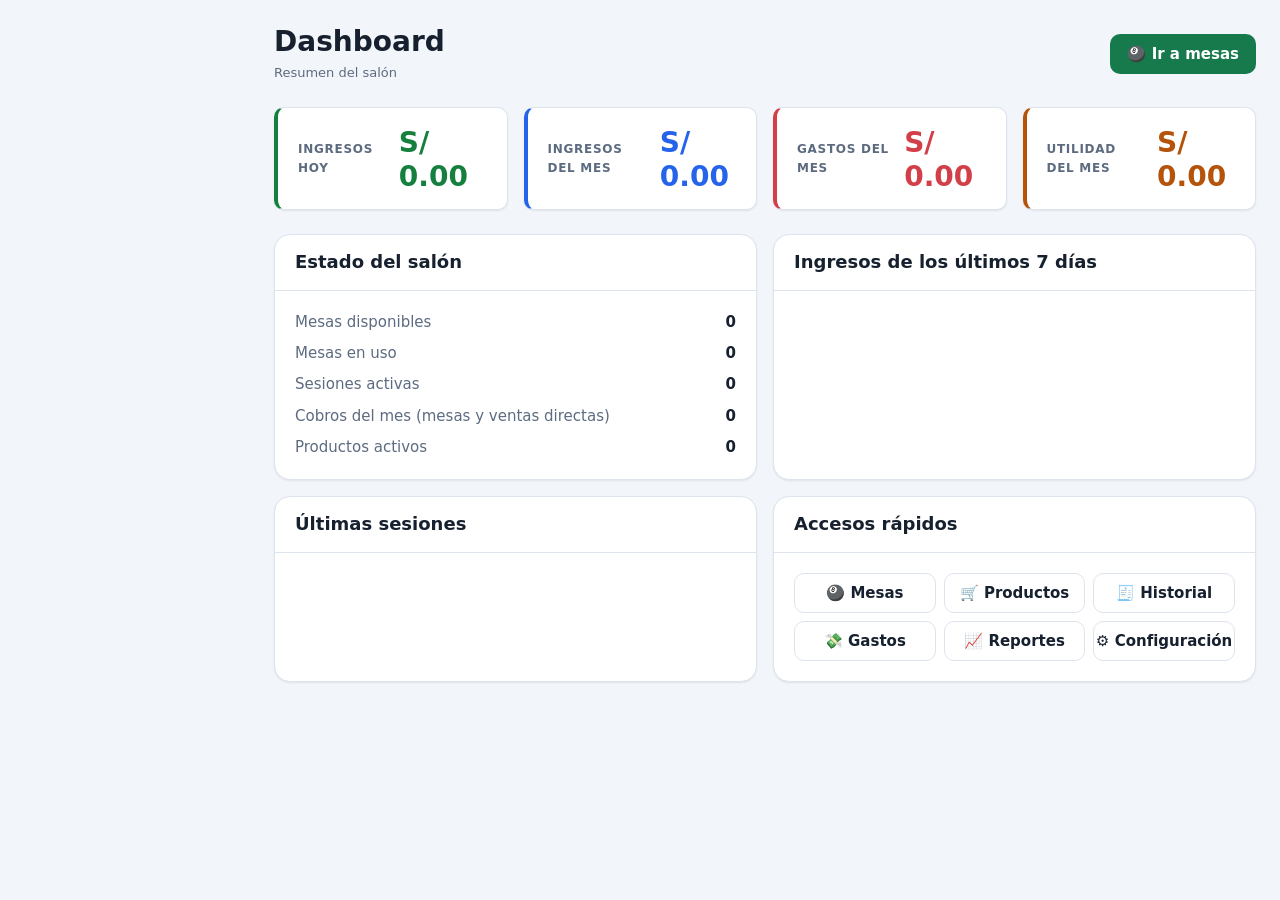
<file: index.html>
<!DOCTYPE html>
<html lang="es" data-theme="claro">
<head>
    <meta charset="UTF-8">
    <meta name="viewport" content="width=device-width, initial-scale=1.0">
    <meta http-equiv="refresh" content="0; url=pages/dashboard/dashboard.html">
    <title>Sistema de Gestión de Salón de Billar</title>

    <!-- Aplicación temprana del tema (evita parpadeo al abrir) -->
    <script>
        (function () {
            try {
                var cfg = JSON.parse(localStorage.getItem('billar:config') || '{}');
                var tema = cfg && cfg.tema;
                if (tema !== 'oscuro' && tema !== 'claro') {
                    tema = (window.matchMedia && window.matchMedia('(prefers-color-scheme: dark)').matches)
                        ? 'oscuro' : 'claro';
                }
                document.documentElement.setAttribute('data-theme', tema);
            } catch (e) {
                document.documentElement.setAttribute('data-theme', 'claro');
            }
        })();
    </script>

    <style>
        body {
            margin: 0;
            min-height: 100vh;
            display: grid;
            place-items: center;
            font-family: system-ui, sans-serif;
            background: #0d1219;
            color: #e6edf7;
            text-align: center;
            padding: 2rem;
        }
        a { color: #3ecf8e; font-weight: 600; }
    </style>
</head>
<body>
    <main>
        <h1>Sistema de Gestión de Salón de Billar</h1>
        <p>Abriendo el panel…</p>
        <p><a href="pages/dashboard/dashboard.html">Ir al dashboard</a></p>
    </main>
</body>
</html>
</file>
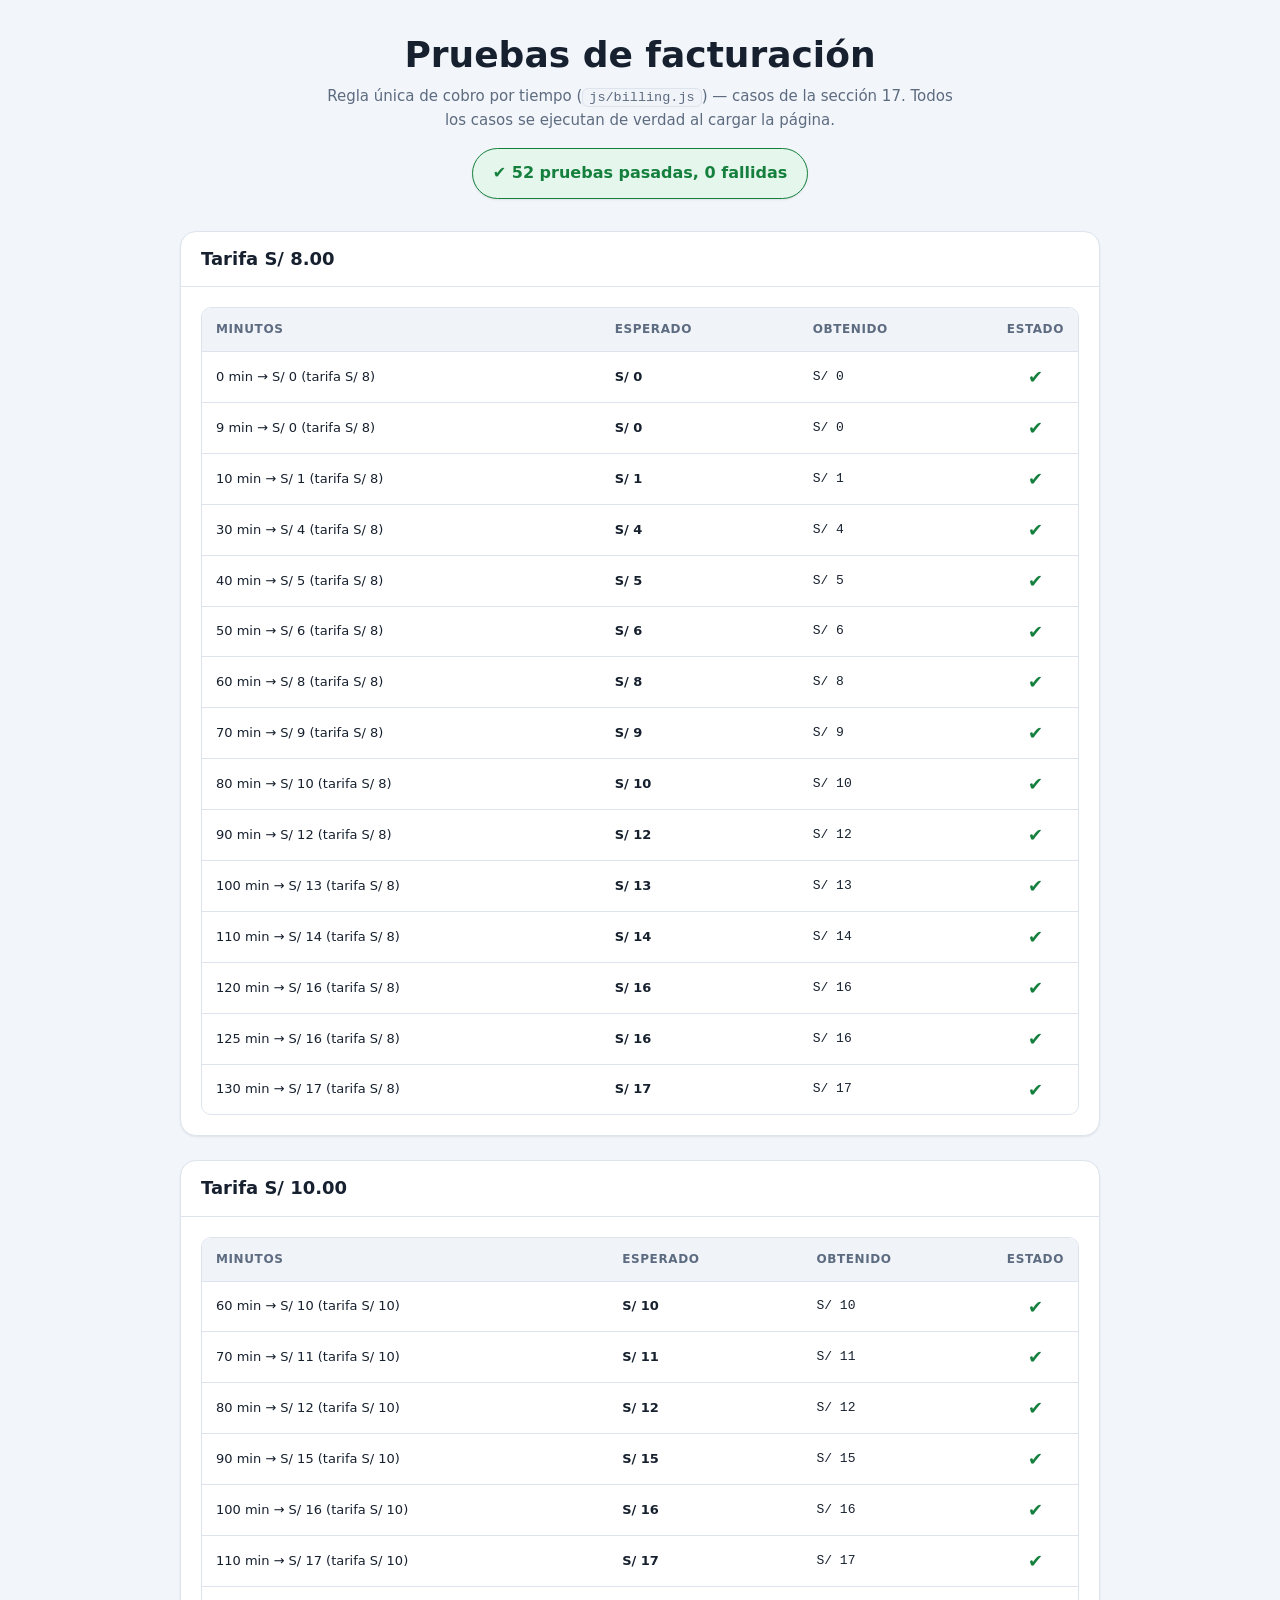
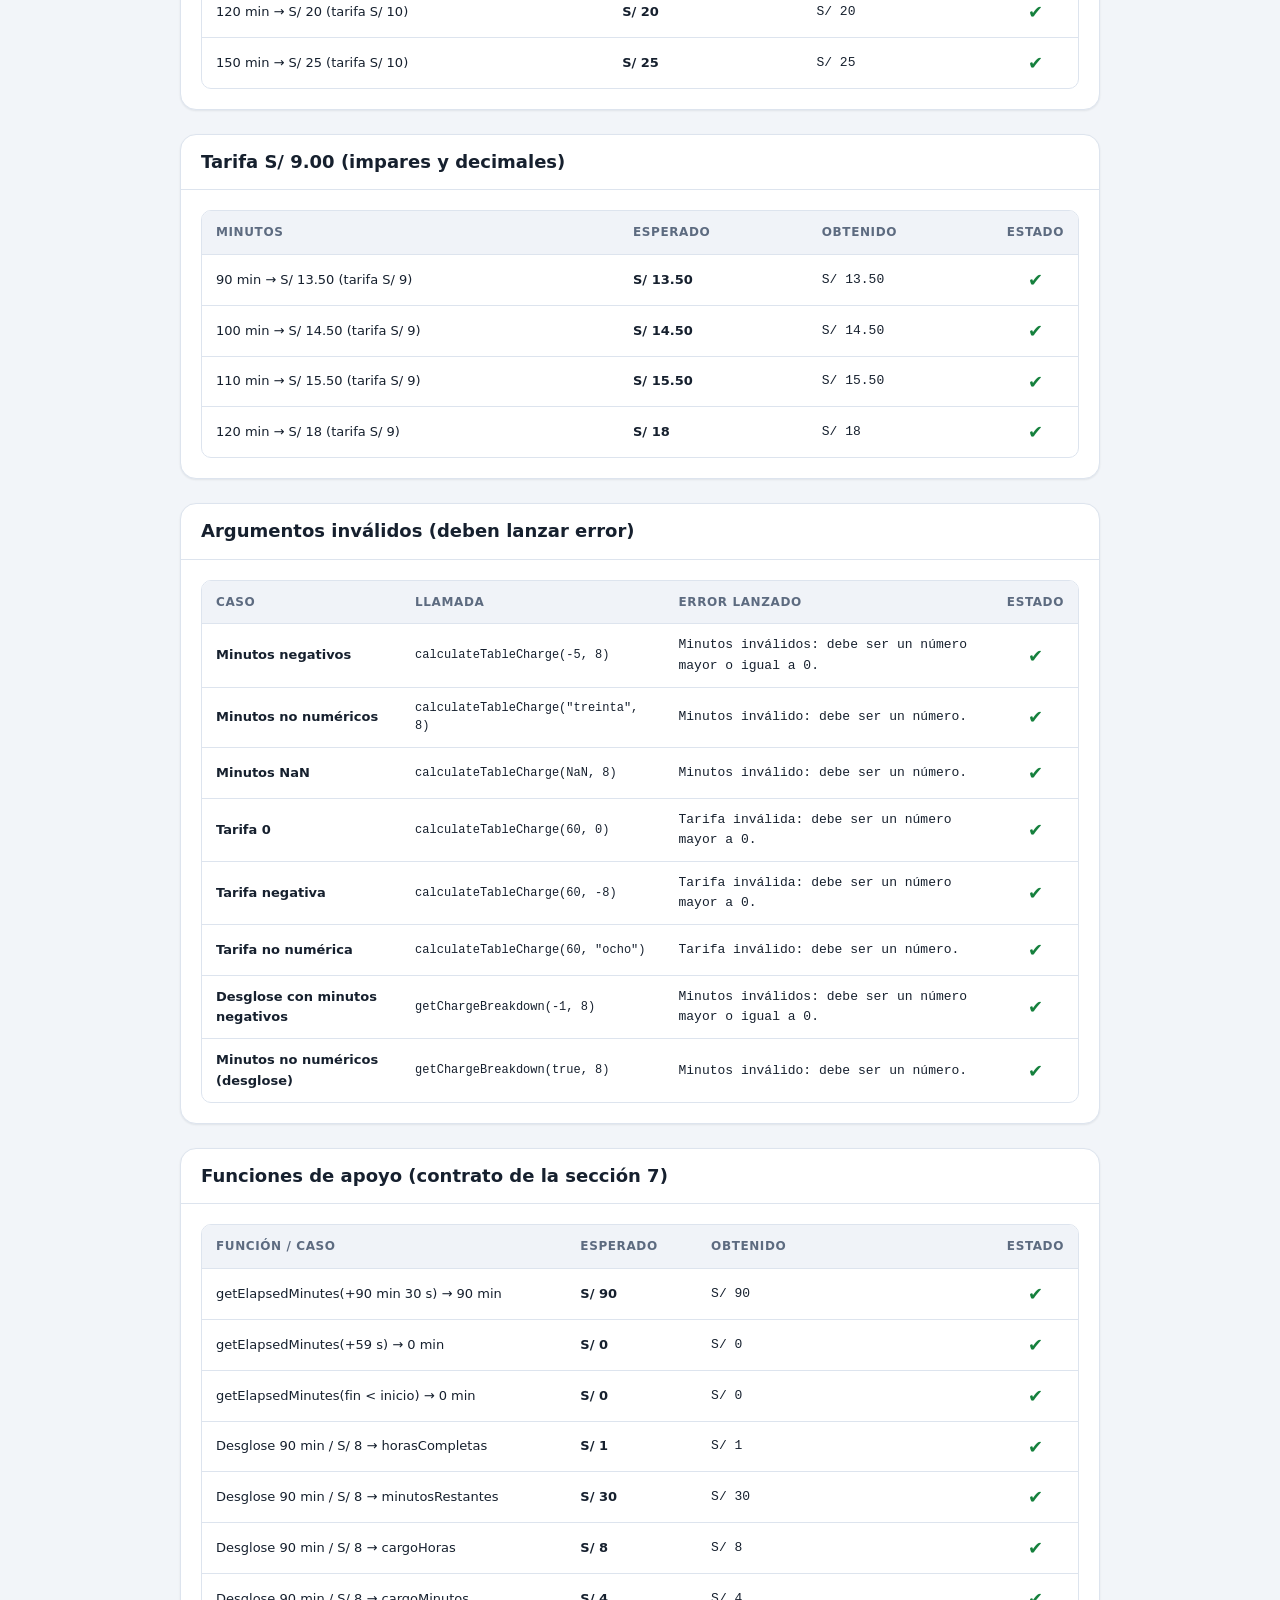
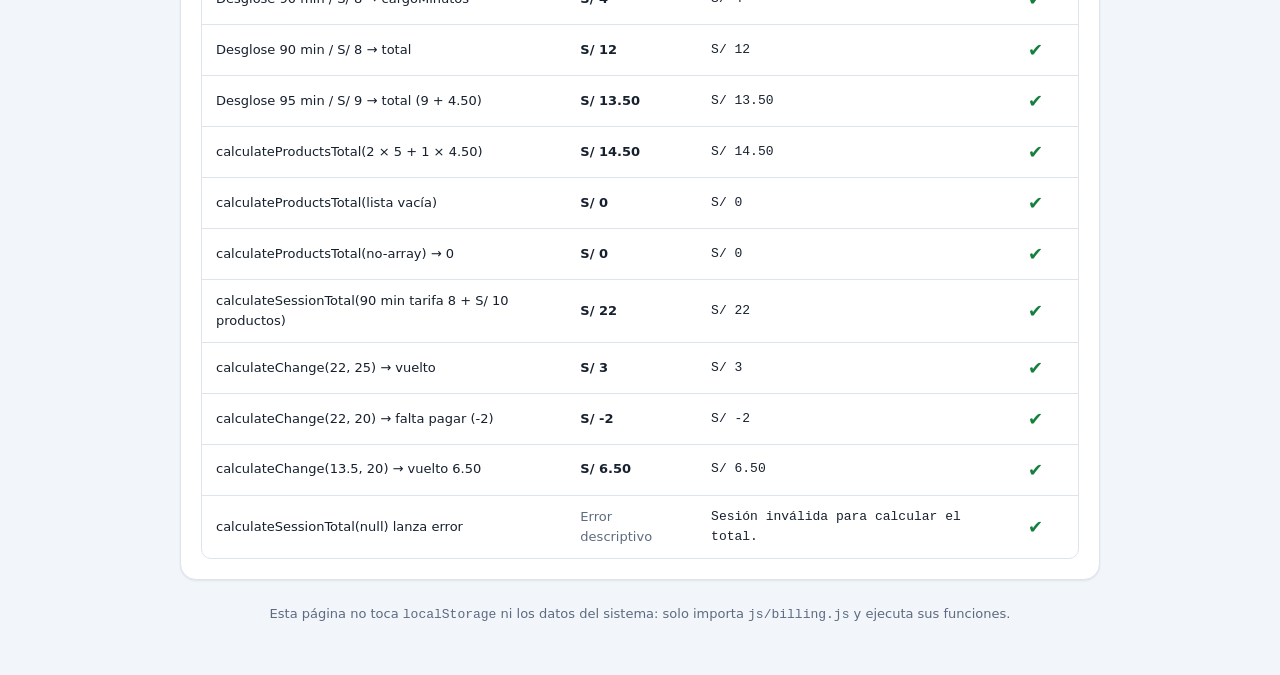
<file: tests/pruebas-billing.html>
<!DOCTYPE html>
<html lang="es" data-theme="claro">
<head>
    <meta charset="UTF-8">
    <meta name="viewport" content="width=device-width, initial-scale=1.0">
    <title>Pruebas de facturación · Sistema de Billar</title>

    <!-- Aplicación temprana del tema (evita parpadeo al abrir) -->
    <script>
        (function () {
            try {
                var cfg = JSON.parse(localStorage.getItem('billar:config') || '{}');
                var tema = cfg && cfg.tema;
                if (tema !== 'oscuro' && tema !== 'claro') {
                    tema = (window.matchMedia && window.matchMedia('(prefers-color-scheme: dark)').matches)
                        ? 'oscuro' : 'claro';
                }
                document.documentElement.setAttribute('data-theme', tema);
            } catch (e) {
                document.documentElement.setAttribute('data-theme', 'claro');
            }
        })();
    </script>

    <link rel="stylesheet" href="../css/variables.css">
    <link rel="stylesheet" href="../css/themes.css">
    <link rel="stylesheet" href="../css/global.css">
    <link rel="stylesheet" href="../css/responsive.css">
    <link rel="stylesheet" href="pruebas-billing.css">
</head>
<body>
    <main class="tests-page">
        <header class="tests-header">
            <h1 class="tests-header__title">Pruebas de facturación</h1>
            <p class="tests-header__sub">
                Regla única de cobro por tiempo (<code>js/billing.js</code>) — casos de la sección 17.
                Todos los casos se ejecutan de verdad al cargar la página.
            </p>
            <div id="resumen" class="resumen" aria-live="polite">Ejecutando pruebas…</div>
        </header>

        <section class="card mb-6">
            <div class="card__header">
                <h2 class="card__title">Tarifa S/ 8.00</h2>
            </div>
            <div class="card__body">
                <div class="table-wrap">
                    <table class="table">
                        <thead>
                            <tr>
                                <th>Minutos</th>
                                <th>Esperado</th>
                                <th>Obtenido</th>
                                <th>Estado</th>
                            </tr>
                        </thead>
                        <tbody id="tabla-tarifa-8"></tbody>
                    </table>
                </div>
            </div>
        </section>

        <section class="card mb-6">
            <div class="card__header">
                <h2 class="card__title">Tarifa S/ 10.00</h2>
            </div>
            <div class="card__body">
                <div class="table-wrap">
                    <table class="table">
                        <thead>
                            <tr>
                                <th>Minutos</th>
                                <th>Esperado</th>
                                <th>Obtenido</th>
                                <th>Estado</th>
                            </tr>
                        </thead>
                        <tbody id="tabla-tarifa-10"></tbody>
                    </table>
                </div>
            </div>
        </section>

        <section class="card mb-6">
            <div class="card__header">
                <h2 class="card__title">Tarifa S/ 9.00 (impares y decimales)</h2>
            </div>
            <div class="card__body">
                <div class="table-wrap">
                    <table class="table">
                        <thead>
                            <tr>
                                <th>Minutos</th>
                                <th>Esperado</th>
                                <th>Obtenido</th>
                                <th>Estado</th>
                            </tr>
                        </thead>
                        <tbody id="tabla-tarifa-9"></tbody>
                    </table>
                </div>
            </div>
        </section>

        <section class="card mb-6">
            <div class="card__header">
                <h2 class="card__title">Argumentos inválidos (deben lanzar error)</h2>
            </div>
            <div class="card__body">
                <div class="table-wrap">
                    <table class="table">
                        <thead>
                            <tr>
                                <th>Caso</th>
                                <th>Llamada</th>
                                <th>Error lanzado</th>
                                <th>Estado</th>
                            </tr>
                        </thead>
                        <tbody id="tabla-invalidos"></tbody>
                    </table>
                </div>
            </div>
        </section>

        <section class="card">
            <div class="card__header">
                <h2 class="card__title">Funciones de apoyo (contrato de la sección 7)</h2>
            </div>
            <div class="card__body">
                <div class="table-wrap">
                    <table class="table">
                        <thead>
                            <tr>
                                <th>Función / caso</th>
                                <th>Esperado</th>
                                <th>Obtenido</th>
                                <th>Estado</th>
                            </tr>
                        </thead>
                        <tbody id="tabla-apoyo"></tbody>
                    </table>
                </div>
            </div>
        </section>

        <p class="tests-footer muted small">
            Esta página no toca <code>localStorage</code> ni los datos del sistema: solo importa
            <code>js/billing.js</code> y ejecuta sus funciones.
        </p>
    </main>

    <script type="module" src="pruebas-billing.js"></script>
</body>
</html>
</file>
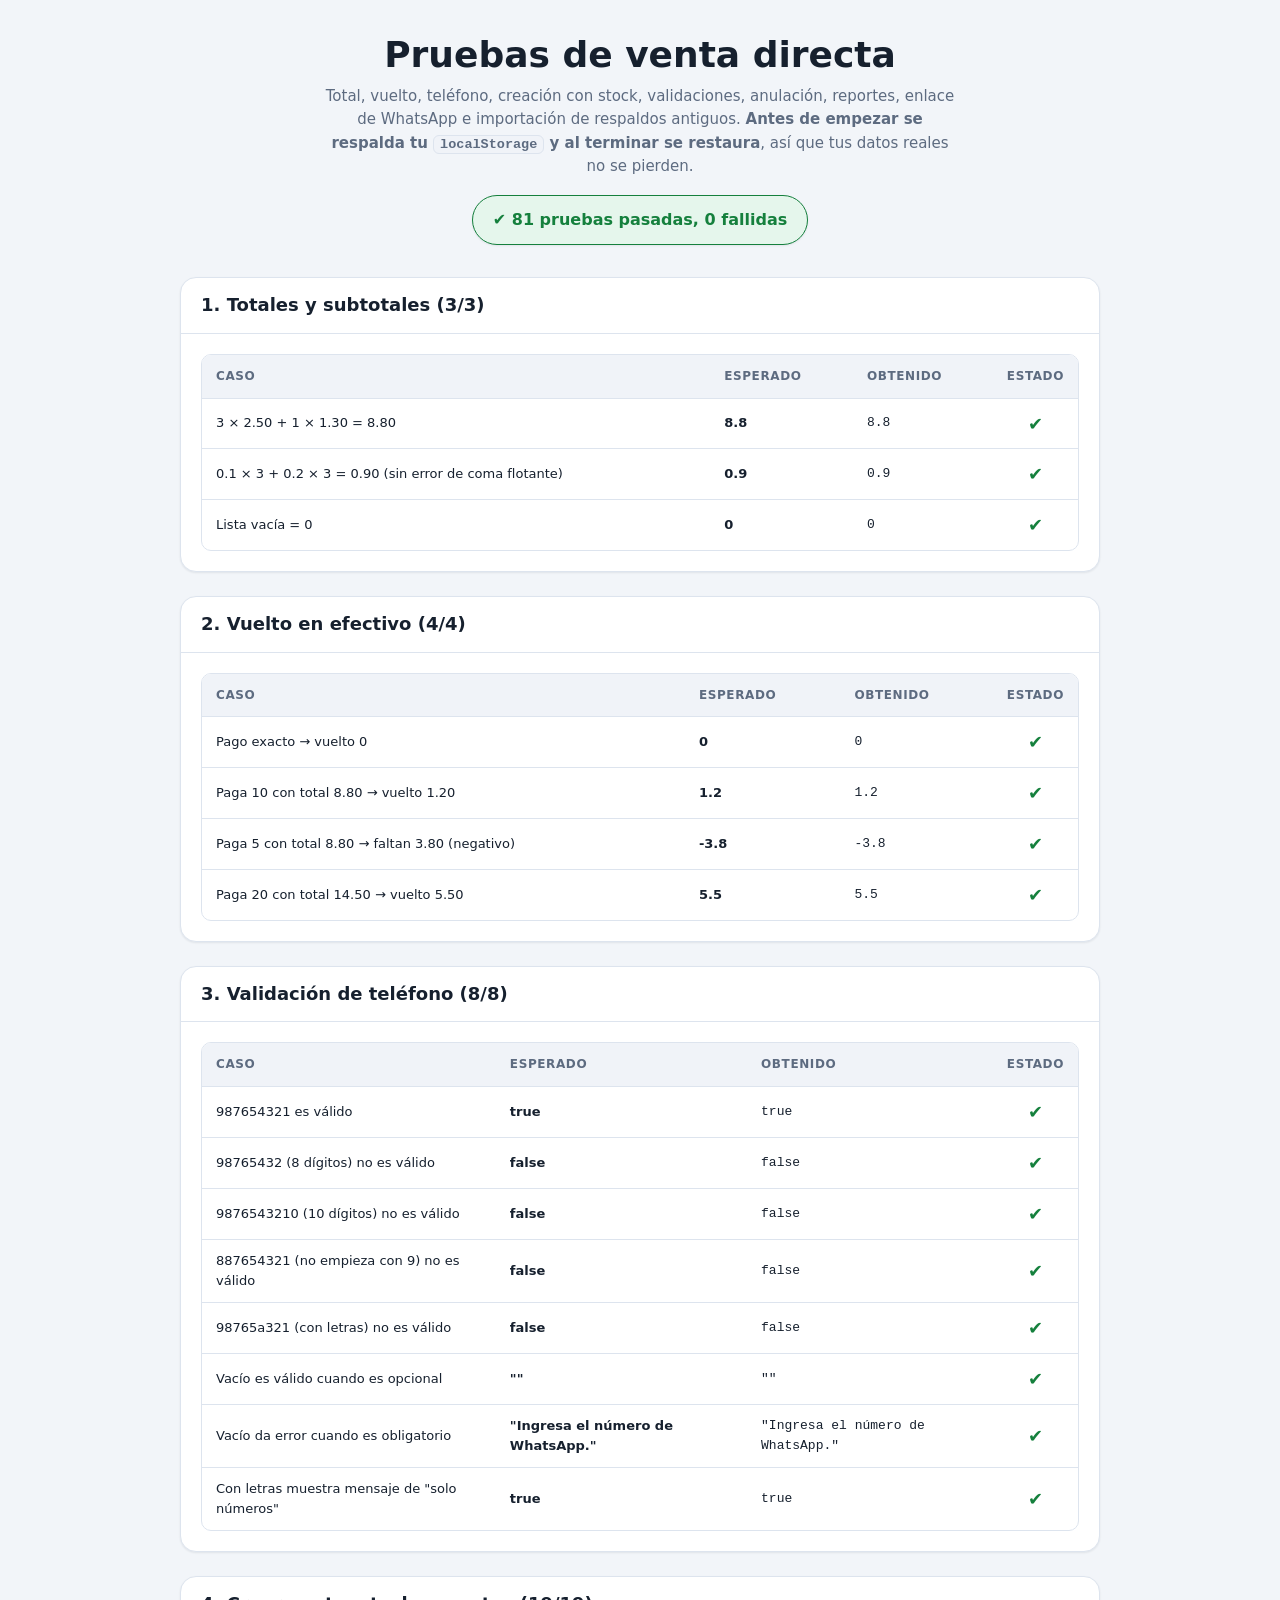
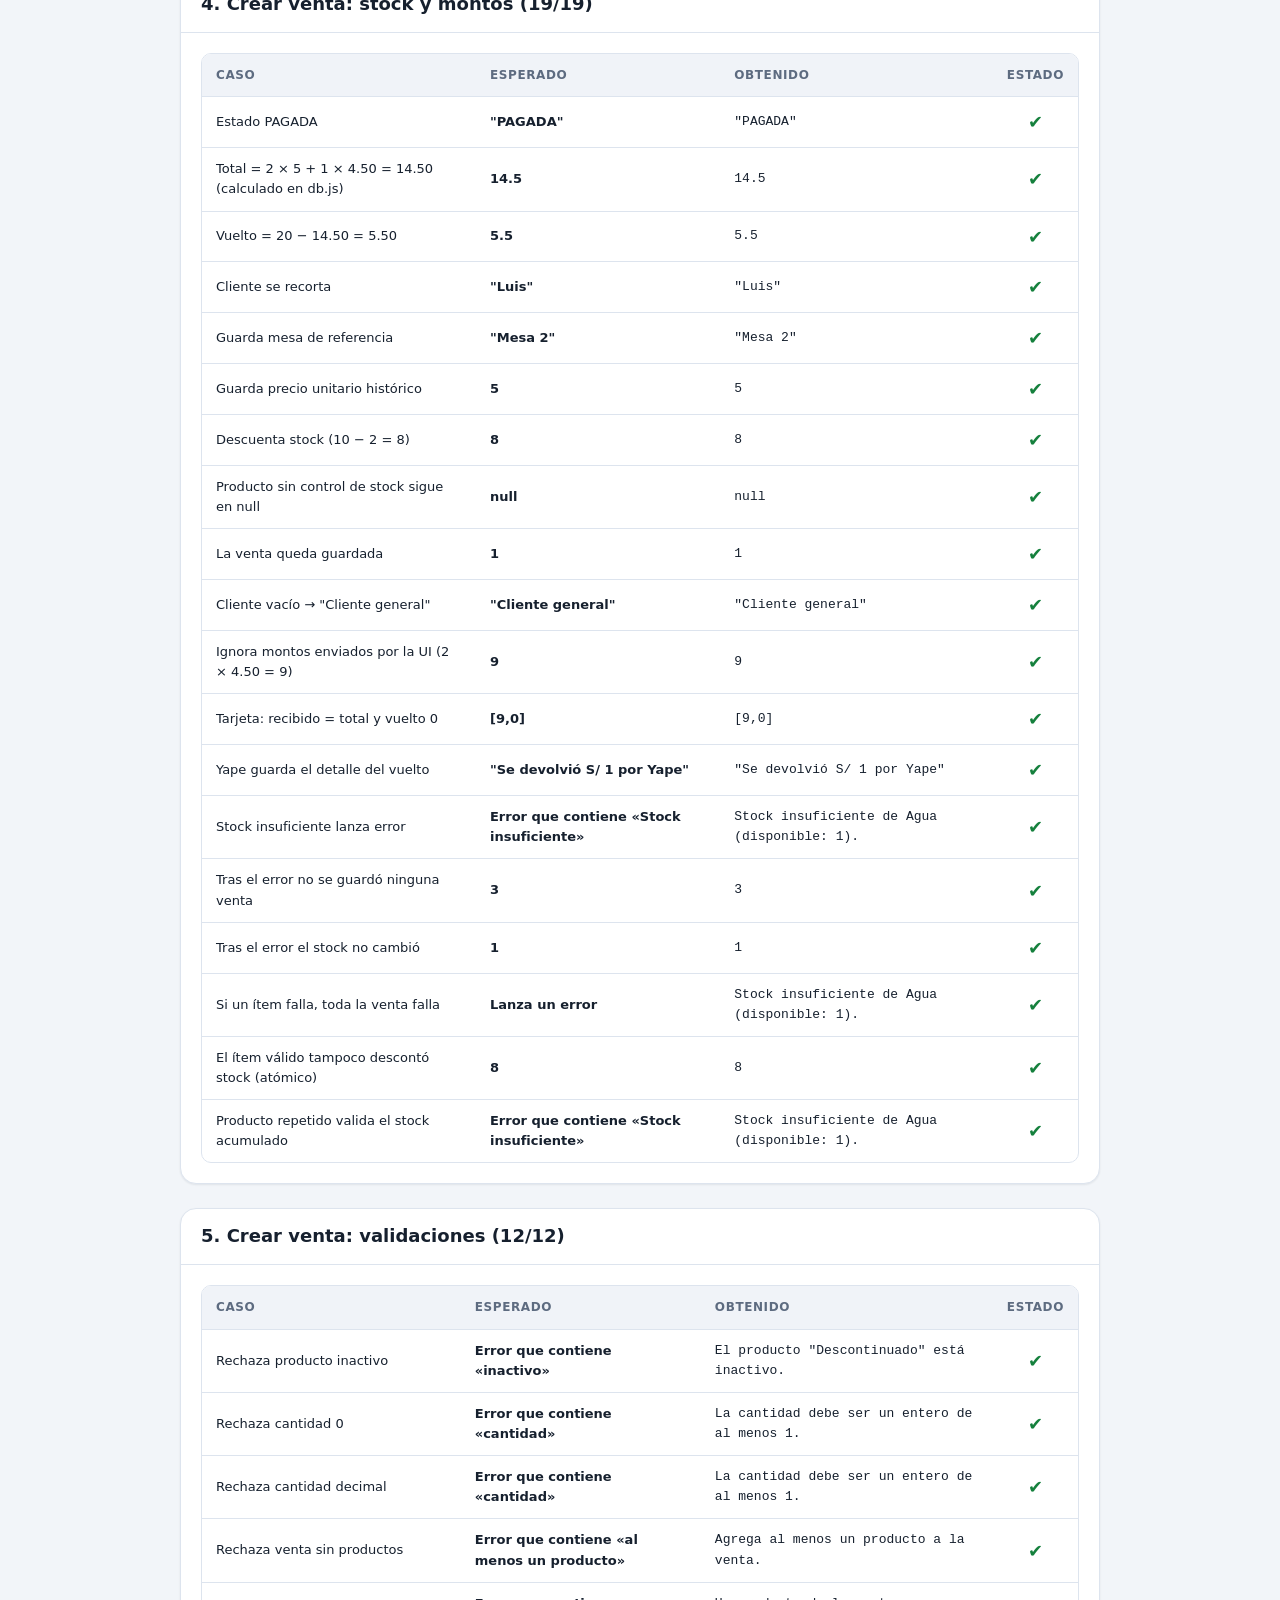
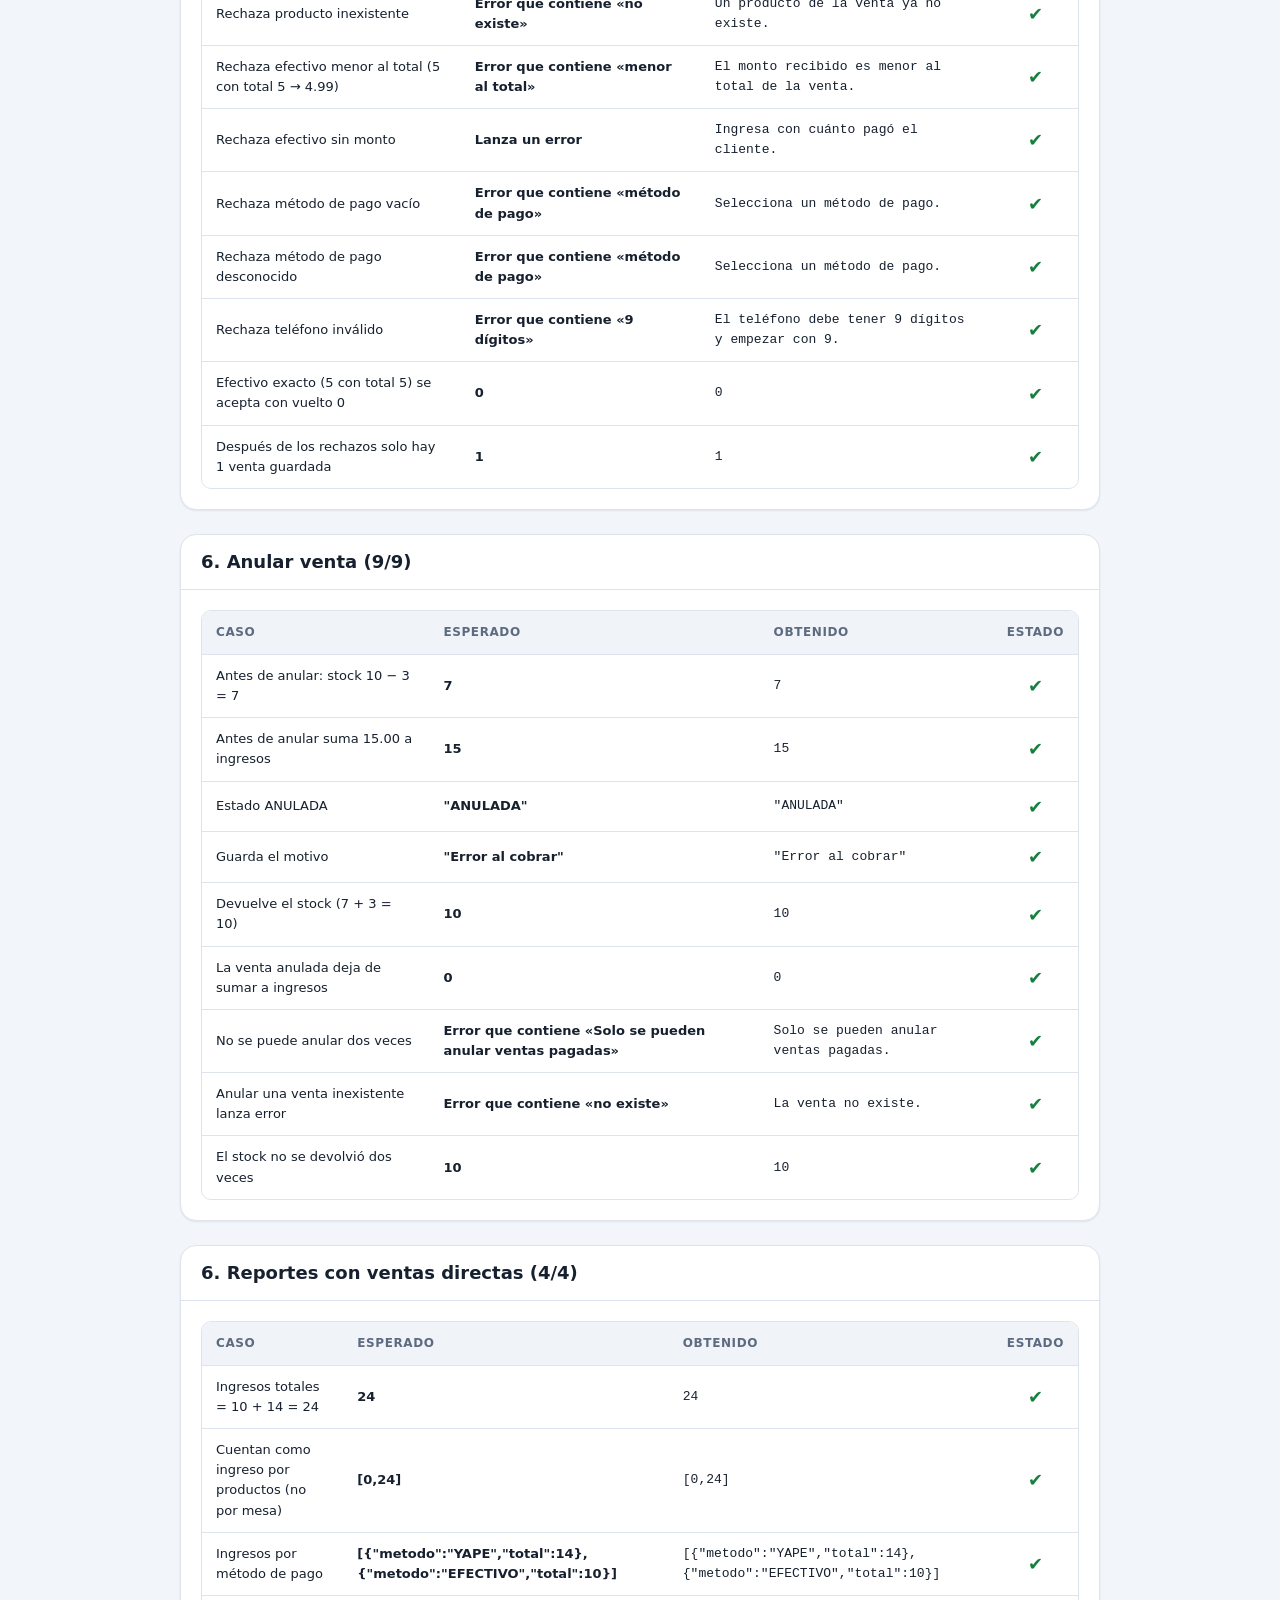
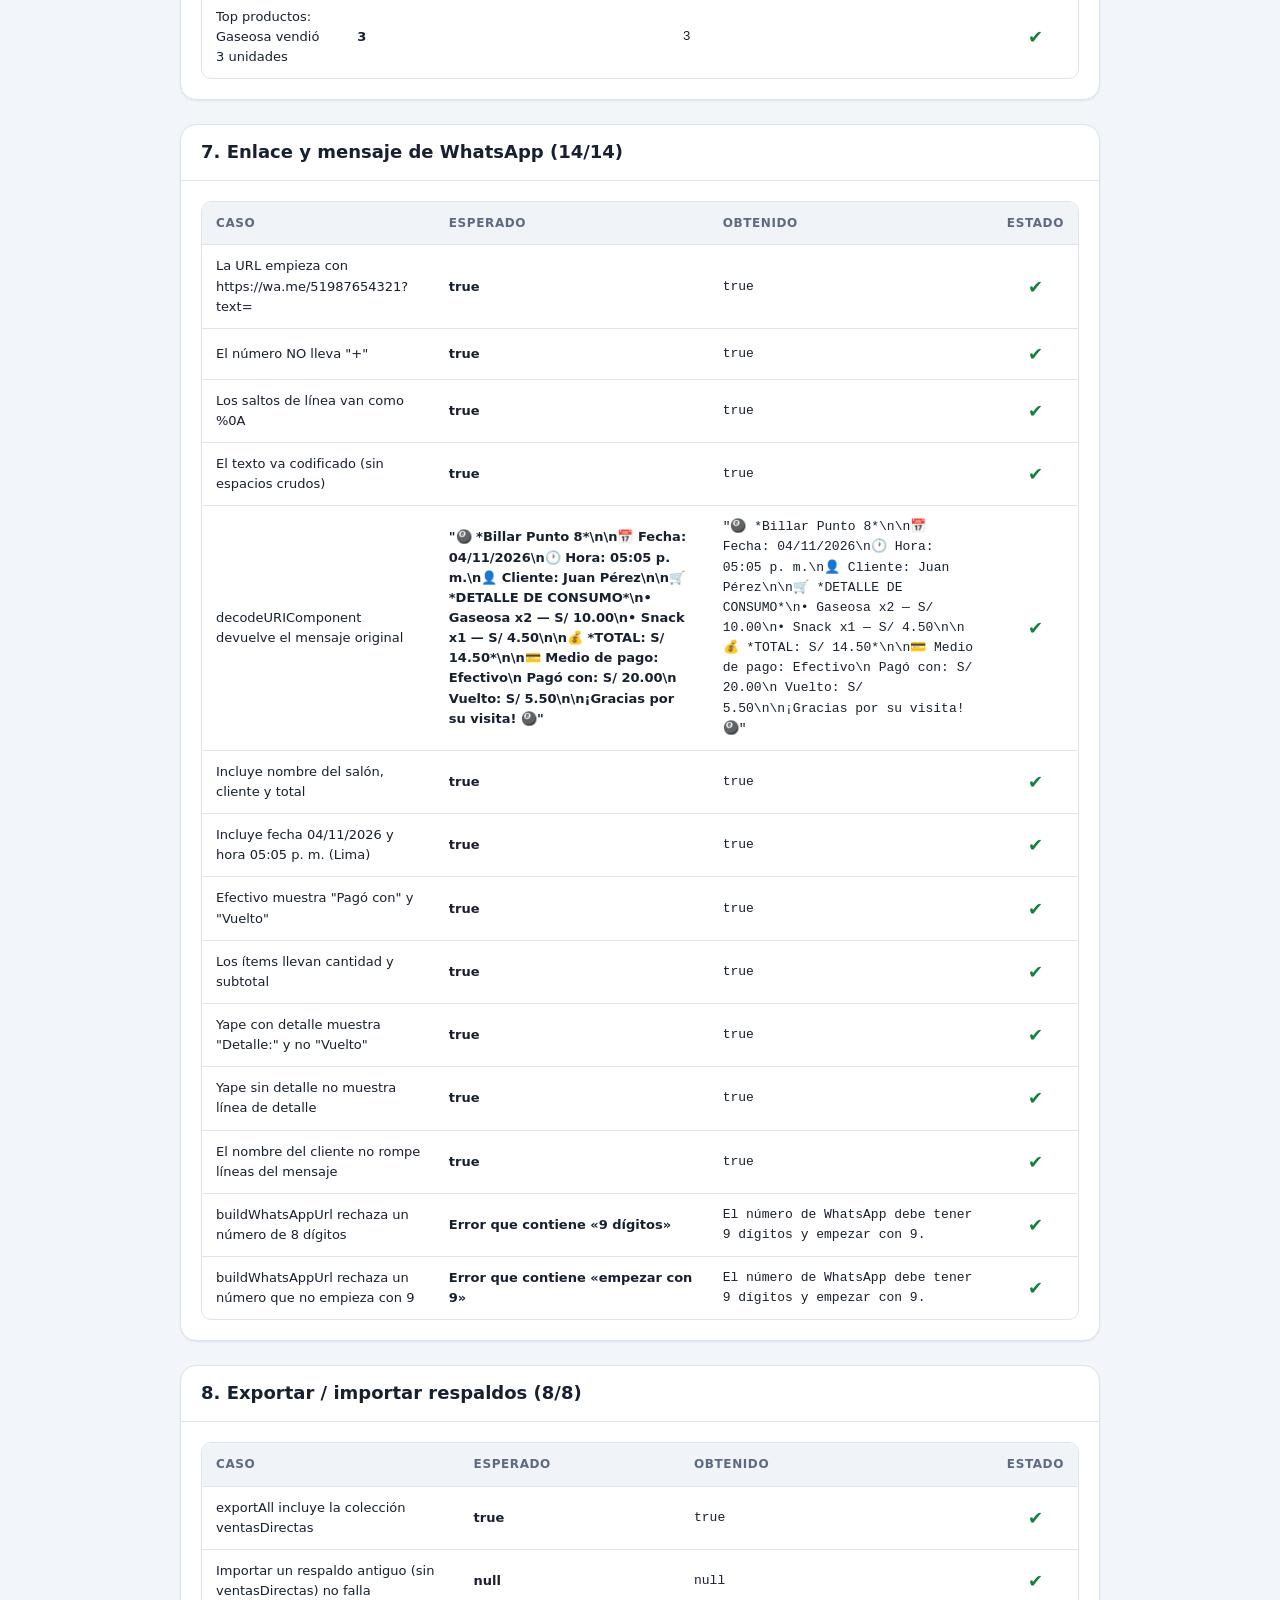
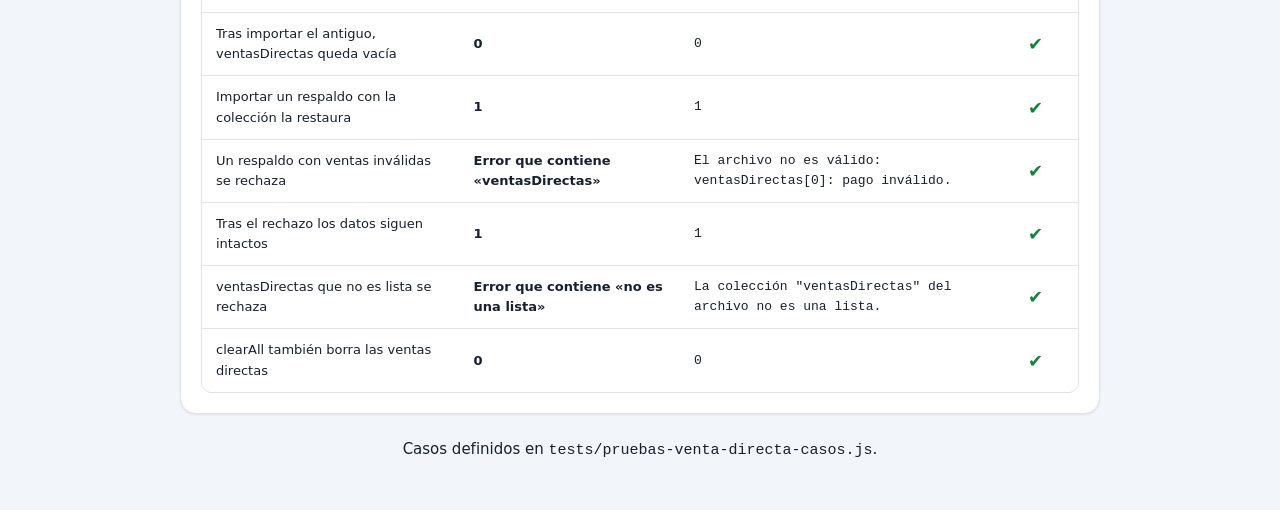
<file: tests/pruebas-venta-directa.html>
<!DOCTYPE html>
<html lang="es" data-theme="claro">
<head>
    <meta charset="UTF-8">
    <meta name="viewport" content="width=device-width, initial-scale=1.0">
    <title>Pruebas de venta directa · Sistema de Billar</title>

    <script>
        (function () {
            try {
                var cfg = JSON.parse(localStorage.getItem('billar:config') || '{}');
                var tema = cfg && cfg.tema;
                if (tema !== 'oscuro' && tema !== 'claro') {
                    tema = (window.matchMedia && window.matchMedia('(prefers-color-scheme: dark)').matches)
                        ? 'oscuro' : 'claro';
                }
                document.documentElement.setAttribute('data-theme', tema);
            } catch (e) {
                document.documentElement.setAttribute('data-theme', 'claro');
            }
        })();
    </script>

    <link rel="stylesheet" href="../css/variables.css">
    <link rel="stylesheet" href="../css/themes.css">
    <link rel="stylesheet" href="../css/global.css">
    <link rel="stylesheet" href="../css/responsive.css">
    <link rel="stylesheet" href="pruebas-billing.css">
</head>
<body>
    <main class="tests-page">
        <header class="tests-header">
            <h1 class="tests-header__title">Pruebas de venta directa</h1>
            <p class="tests-header__sub">
                Total, vuelto, teléfono, creación con stock, validaciones, anulación, reportes,
                enlace de WhatsApp e importación de respaldos antiguos.
                <strong>Antes de empezar se respalda tu <code>localStorage</code> y al terminar se restaura</strong>,
                así que tus datos reales no se pierden.
            </p>
            <div id="resumen" class="resumen" aria-live="polite">Ejecutando pruebas…</div>
        </header>

        <div id="grupos"></div>

        <footer class="tests-footer">
            Casos definidos en <code>tests/pruebas-venta-directa-casos.js</code>.
        </footer>
    </main>

    <script type="module" src="pruebas-venta-directa.js"></script>
</body>
</html>
</file>
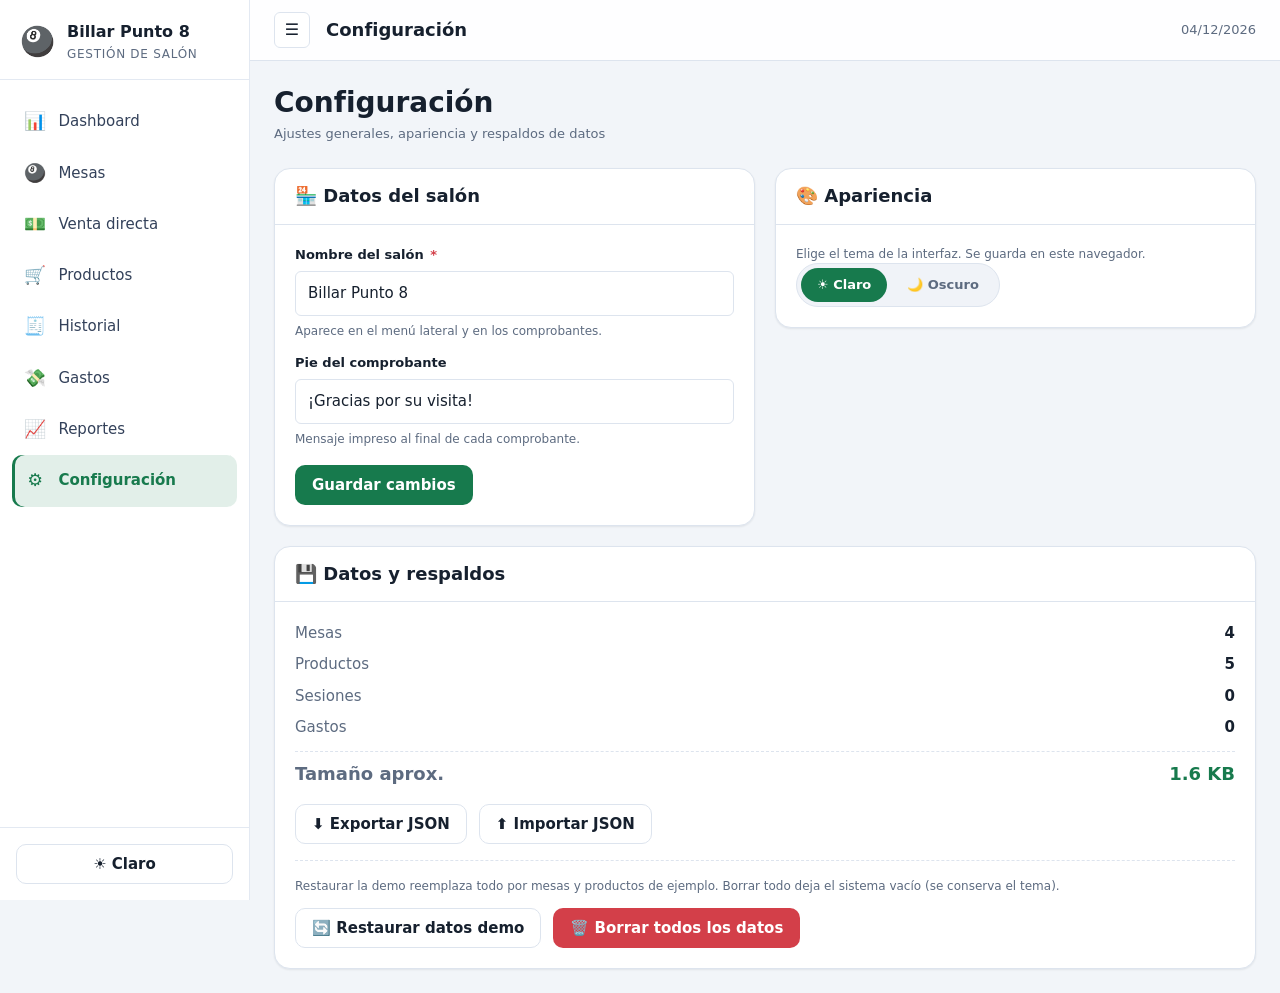
<file: pages/configuracion/configuracion.html>
<!DOCTYPE html>
<html lang="es" data-theme="claro">
<head>
    <meta charset="UTF-8">
    <meta name="viewport" content="width=device-width, initial-scale=1.0">
    <title>Configuración · Sistema de Billar</title>

    <!-- Aplicación temprana del tema (evita parpadeo al abrir) -->
    <script>
        (function () {
            try {
                var cfg = JSON.parse(localStorage.getItem('billar:config') || '{}');
                var tema = cfg && cfg.tema;
                if (tema !== 'oscuro' && tema !== 'claro') {
                    tema = (window.matchMedia && window.matchMedia('(prefers-color-scheme: dark)').matches)
                        ? 'oscuro' : 'claro';
                }
                document.documentElement.setAttribute('data-theme', tema);
            } catch (e) {
                document.documentElement.setAttribute('data-theme', 'claro');
            }
        })();
    </script>

    <link rel="stylesheet" href="../../css/variables.css">
    <link rel="stylesheet" href="../../css/themes.css">
    <link rel="stylesheet" href="../../css/global.css">
    <link rel="stylesheet" href="../../css/responsive.css">
    <link rel="stylesheet" href="configuracion.css">
</head>
<body data-page="configuracion" data-base="../../">
    <a class="skip-link" href="#main">Saltar al contenido</a>

    <main id="main" class="main">
        <div class="page">
            <header class="page__header">
                <div>
                    <h1 class="page__title">Configuración</h1>
                    <p class="page__subtitle" id="cfg-subtitle">Cargando configuración…</p>
                </div>
            </header>

            <div class="cfg-grid">
                <!-- ---------- General ---------- -->
                <section class="card">
                    <div class="card__header">
                        <h2 class="card__title">🏪 Datos del salón</h2>
                    </div>
                    <div class="card__body">
                        <div class="form-group">
                            <label class="form-label" for="cfg-nombre">Nombre del salón <span class="req">*</span></label>
                            <input class="form-input" id="cfg-nombre" type="text" maxlength="80" autocomplete="off"
                                placeholder="Ej. Billar El Maestro">
                            <span class="form-error" data-error-for="cfg-nombre" hidden></span>
                            <span class="form-hint">Aparece en el menú lateral y en los comprobantes.</span>
                        </div>
                        <div class="form-group mt-3">
                            <label class="form-label" for="cfg-pie">Pie del comprobante</label>
                            <input class="form-input" id="cfg-pie" type="text" maxlength="120" autocomplete="off"
                                placeholder="Ej. ¡Gracias por su visita!">
                            <span class="form-error" data-error-for="cfg-pie" hidden></span>
                            <span class="form-hint">Mensaje impreso al final de cada comprobante.</span>
                        </div>
                        <div class="mt-4">
                            <button type="button" class="btn btn--primary" id="btn-guardar-cfg">Guardar cambios</button>
                        </div>
                    </div>
                </section>

                <!-- ---------- Apariencia ---------- -->
                <section class="card">
                    <div class="card__header">
                        <h2 class="card__title">🎨 Apariencia</h2>
                    </div>
                    <div class="card__body">
                        <p class="form-hint mb-3">Elige el tema de la interfaz. Se guarda en este navegador.</p>
                        <div class="segmented" id="cfg-tema" role="group" aria-label="Tema de la interfaz">
                            <button type="button" data-tema="claro">☀️ Claro</button>
                            <button type="button" data-tema="oscuro">🌙 Oscuro</button>
                        </div>
                    </div>
                </section>

                <!-- ---------- Datos ---------- -->
                <section class="card cfg-card--datos">
                    <div class="card__header">
                        <h2 class="card__title">💾 Datos y respaldos</h2>
                    </div>
                    <div class="card__body">
                        <div class="kv" id="cfg-stats" aria-live="polite">
                            <div class="kv__row"><span>Mesas</span><span id="cfg-st-mesas">0</span></div>
                            <div class="kv__row"><span>Productos</span><span id="cfg-st-productos">0</span></div>
                            <div class="kv__row"><span>Sesiones</span><span id="cfg-st-sesiones">0</span></div>
                            <div class="kv__row"><span>Gastos</span><span id="cfg-st-gastos">0</span></div>
                            <div class="kv__row kv__row--total"><span>Tamaño aprox.</span><span id="cfg-st-tamano">0 KB</span></div>
                        </div>

                        <div class="cfg-acciones mt-4">
                            <button type="button" class="btn btn--secondary" id="btn-exportar">⬇️ Exportar JSON</button>
                            <button type="button" class="btn btn--secondary" id="btn-importar">⬆️ Importar JSON</button>
                            <input type="file" id="input-importar" accept="application/json,.json" hidden>
                        </div>

                        <hr class="cfg-separador mt-4 mb-4">

                        <p class="form-hint">Restaurar la demo reemplaza todo por mesas y productos de ejemplo. Borrar todo deja el sistema vacío (se conserva el tema).</p>
                        <div class="cfg-acciones mt-3">
                            <button type="button" class="btn btn--secondary" id="btn-demo">🔄 Restaurar datos demo</button>
                            <button type="button" class="btn btn--danger" id="btn-borrar">🗑️ Borrar todos los datos</button>
                        </div>
                    </div>
                </section>
            </div>
        </div>
    </main>

    <script type="module" src="configuracion.js"></script>
</body>
</html>
</file>
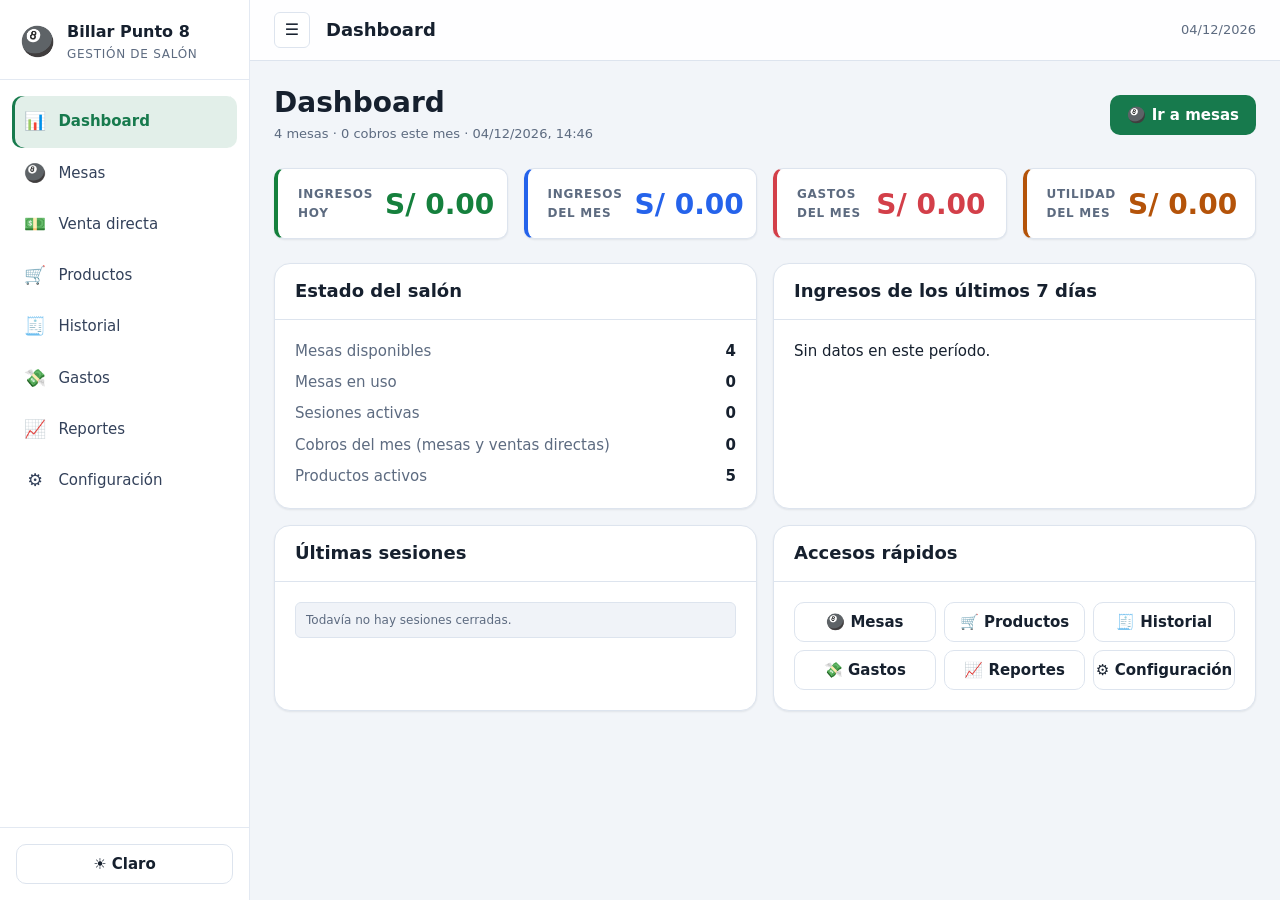
<file: pages/dashboard/dashboard.html>
<!DOCTYPE html>
<html lang="es" data-theme="claro">
<head>
    <meta charset="UTF-8">
    <meta name="viewport" content="width=device-width, initial-scale=1.0">
    <title>Dashboard · Sistema de Billar</title>

    <!-- Aplicación temprana del tema (evita parpadeo al abrir) -->
    <script>
        (function () {
            try {
                var cfg = JSON.parse(localStorage.getItem('billar:config') || '{}');
                var tema = cfg && cfg.tema;
                if (tema !== 'oscuro' && tema !== 'claro') {
                    tema = (window.matchMedia && window.matchMedia('(prefers-color-scheme: dark)').matches)
                        ? 'oscuro' : 'claro';
                }
                document.documentElement.setAttribute('data-theme', tema);
            } catch (e) {
                document.documentElement.setAttribute('data-theme', 'claro');
            }
        })();
    </script>

    <link rel="stylesheet" href="../../css/variables.css">
    <link rel="stylesheet" href="../../css/themes.css">
    <link rel="stylesheet" href="../../css/global.css">
    <link rel="stylesheet" href="../../css/responsive.css">
    <link rel="stylesheet" href="dashboard.css">
</head>
<body data-page="dashboard" data-base="../../">
    <a class="skip-link" href="#main">Saltar al contenido</a>

    <main id="main" class="main">
        <div class="page">
            <header class="page__header">
                <div>
                    <h1 class="page__title">Dashboard</h1>
                    <p class="page__subtitle" id="dash-subtitle">Resumen del salón</p>
                </div>
                <div class="page__actions">
                    <a class="btn btn--primary" href="../mesas/mesas.html">🎱 Ir a mesas</a>
                </div>
            </header>

            <div class="stats-grid">
                <div class="stat-card stat-card--success">
                    <span class="stat-card__label">Ingresos hoy</span>
                    <span class="stat-card__value" id="stat-hoy">S/ 0.00</span>
                </div>
                <div class="stat-card stat-card--info">
                    <span class="stat-card__label">Ingresos del mes</span>
                    <span class="stat-card__value" id="stat-mes">S/ 0.00</span>
                </div>
                <div class="stat-card stat-card--danger">
                    <span class="stat-card__label">Gastos del mes</span>
                    <span class="stat-card__value" id="stat-gastos">S/ 0.00</span>
                </div>
                <div class="stat-card stat-card--warning">
                    <span class="stat-card__label">Utilidad del mes</span>
                    <span class="stat-card__value" id="stat-utilidad">S/ 0.00</span>
                </div>
            </div>

            <div class="dash-grid">
                <section class="card">
                    <header class="card__header">
                        <h2 class="card__title">Estado del salón</h2>
                    </header>
                    <div class="card__body">
                        <div class="kv">
                            <div class="kv__row"><span>Mesas disponibles</span><span id="dash-disponibles">0</span></div>
                            <div class="kv__row"><span>Mesas en uso</span><span id="dash-uso">0</span></div>
                            <div class="kv__row"><span>Sesiones activas</span><span id="dash-activas">0</span></div>
                            <div class="kv__row"><span>Cobros del mes (mesas y ventas directas)</span><span id="dash-cobradas">0</span></div>
                            <div class="kv__row"><span>Productos activos</span><span id="dash-productos">0</span></div>
                        </div>
                    </div>
                </section>

                <section class="card">
                    <header class="card__header">
                        <h2 class="card__title">Ingresos de los últimos 7 días</h2>
                    </header>
                    <div class="card__body"><div class="chart" id="chart-semana"></div></div>
                </section>

                <section class="card">
                    <header class="card__header">
                        <h2 class="card__title">Últimas sesiones</h2>
                    </header>
                    <div class="card__body">
                        <ul class="dash-ultimas" id="ultimas-sesiones"></ul>
                    </div>
                </section>

                <section class="card">
                    <header class="card__header">
                        <h2 class="card__title">Accesos rápidos</h2>
                    </header>
                    <div class="card__body">
                        <div class="dash-accesos">
                            <a class="btn btn--secondary" href="../mesas/mesas.html">🎱 Mesas</a>
                            <a class="btn btn--secondary" href="../productos/productos.html">🛒 Productos</a>
                            <a class="btn btn--secondary" href="../ventas/ventas.html">🧾 Historial</a>
                            <a class="btn btn--secondary" href="../gastos/gastos.html">💸 Gastos</a>
                            <a class="btn btn--secondary" href="../reportes/reportes.html">📈 Reportes</a>
                            <a class="btn btn--secondary" href="../configuracion/configuracion.html">⚙️ Configuración</a>
                        </div>
                    </div>
                </section>
            </div>
        </div>
    </main>

    <script type="module" src="dashboard.js"></script>
</body>
</html>
</file>
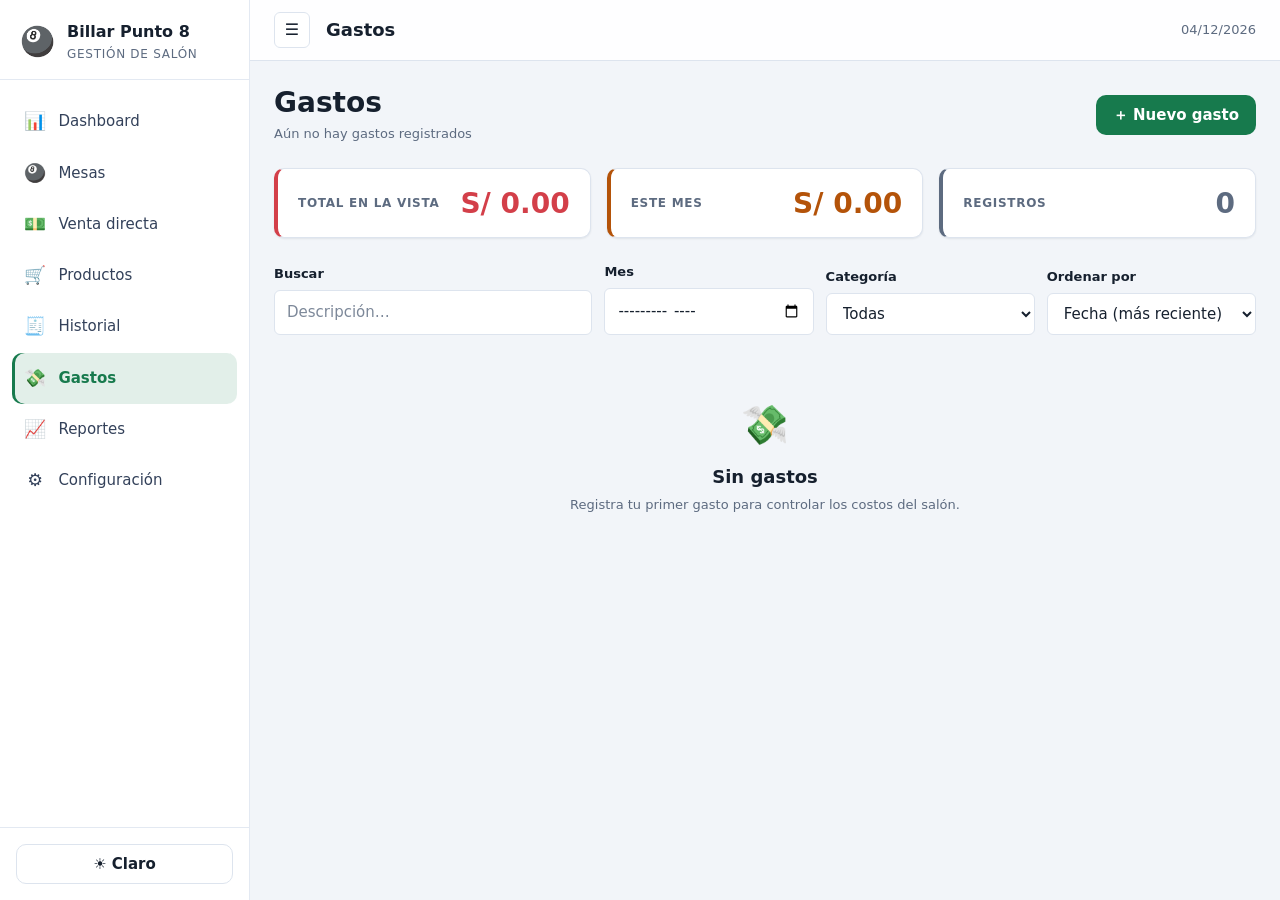
<file: pages/gastos/gastos.html>
<!DOCTYPE html>
<html lang="es" data-theme="claro">
<head>
    <meta charset="UTF-8">
    <meta name="viewport" content="width=device-width, initial-scale=1.0">
    <title>Gastos · Sistema de Billar</title>

    <!-- Aplicación temprana del tema (evita parpadeo al abrir) -->
    <script>
        (function () {
            try {
                var cfg = JSON.parse(localStorage.getItem('billar:config') || '{}');
                var tema = cfg && cfg.tema;
                if (tema !== 'oscuro' && tema !== 'claro') {
                    tema = (window.matchMedia && window.matchMedia('(prefers-color-scheme: dark)').matches)
                        ? 'oscuro' : 'claro';
                }
                document.documentElement.setAttribute('data-theme', tema);
            } catch (e) {
                document.documentElement.setAttribute('data-theme', 'claro');
            }
        })();
    </script>

    <link rel="stylesheet" href="../../css/variables.css">
    <link rel="stylesheet" href="../../css/themes.css">
    <link rel="stylesheet" href="../../css/global.css">
    <link rel="stylesheet" href="../../css/responsive.css">
    <link rel="stylesheet" href="gastos.css">
</head>
<body data-page="gastos" data-base="../../">
    <a class="skip-link" href="#main">Saltar al contenido</a>

    <main id="main" class="main">
        <div class="page">
            <header class="page__header">
                <div>
                    <h1 class="page__title">Gastos</h1>
                    <p class="page__subtitle" id="gastos-subtitle">Cargando gastos…</p>
                </div>
                <div class="page__actions">
                    <button type="button" class="btn btn--primary" id="btn-nuevo-gasto">＋ Nuevo gasto</button>
                </div>
            </header>

            <div class="stats-grid">
                <div class="stat-card stat-card--danger">
                    <span class="stat-card__label">Total en la vista</span>
                    <span class="stat-card__value" id="stat-total-vista">S/ 0.00</span>
                </div>
                <div class="stat-card stat-card--warning">
                    <span class="stat-card__label">Este mes</span>
                    <span class="stat-card__value" id="stat-total-mes">S/ 0.00</span>
                </div>
                <div class="stat-card stat-card--muted">
                    <span class="stat-card__label">Registros</span>
                    <span class="stat-card__value" id="stat-count">0</span>
                </div>
            </div>

            <div class="filters-bar">
                <div class="form-group form-group--search">
                    <label class="form-label" for="filtro-busqueda">Buscar</label>
                    <input class="form-input" id="filtro-busqueda" type="search" placeholder="Descripción…" autocomplete="off">
                </div>
                <div class="form-group">
                    <label class="form-label" for="filtro-mes">Mes</label>
                    <input class="form-input" id="filtro-mes" type="month">
                </div>
                <div class="form-group">
                    <label class="form-label" for="filtro-categoria">Categoría</label>
                    <select class="form-select" id="filtro-categoria">
                        <option value="">Todas</option>
                    </select>
                </div>
                <div class="form-group">
                    <label class="form-label" for="filtro-orden">Ordenar por</label>
                    <select class="form-select" id="filtro-orden">
                        <option value="fecha-desc">Fecha (más reciente)</option>
                        <option value="fecha-asc">Fecha (más antigua)</option>
                        <option value="monto-desc">Monto (mayor)</option>
                        <option value="monto-asc">Monto (menor)</option>
                    </select>
                </div>
            </div>

            <div class="table-wrap" id="gastos-table-wrap">
                <table class="table" id="gastos-table">
                    <thead>
                        <tr>
                            <th>Fecha</th>
                            <th>Descripción</th>
                            <th>Categoría</th>
                            <th class="num">Monto</th>
                            <th class="actions-cell">Acciones</th>
                        </tr>
                    </thead>
                    <tbody id="gastos-tbody"></tbody>
                </table>
            </div>

            <div class="empty-state hidden" id="gastos-vacio">
                <div class="empty-state__icon" aria-hidden="true">💸</div>
                <p class="empty-state__title" id="gastos-vacio-titulo">Sin gastos</p>
                <p class="empty-state__text" id="gastos-vacio-texto">Registra tu primer gasto para controlar los costos del salón.</p>
            </div>
        </div>
    </main>

    <script type="module" src="gastos.js"></script>
</body>
</html>
</file>
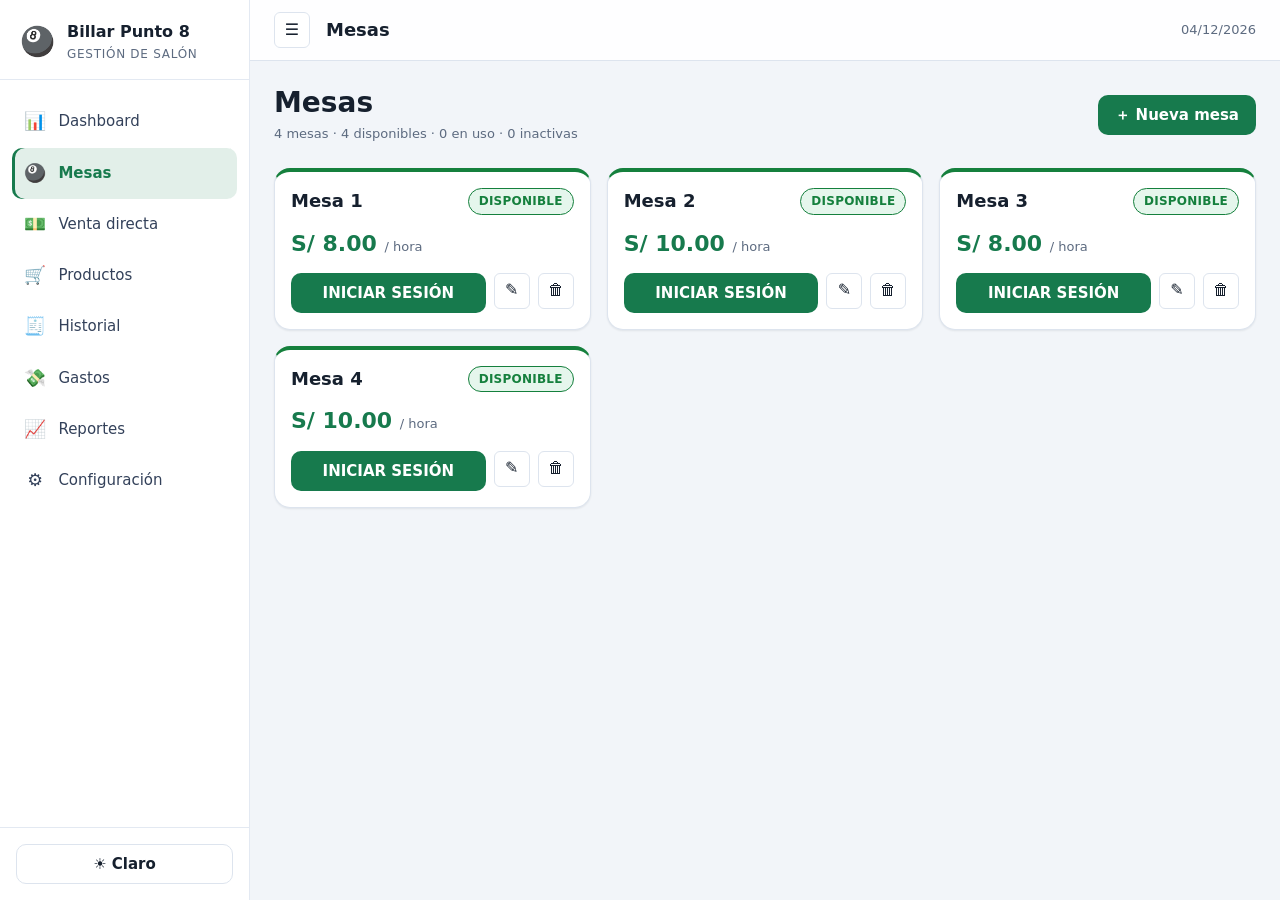
<file: pages/mesas/mesas.html>
<!DOCTYPE html>
<html lang="es" data-theme="claro">
<head>
    <meta charset="UTF-8">
    <meta name="viewport" content="width=device-width, initial-scale=1.0">
    <title>Mesas · Sistema de Billar</title>

    <!-- Aplicación temprana del tema (evita parpadeo al abrir) -->
    <script>
        (function () {
            try {
                var cfg = JSON.parse(localStorage.getItem('billar:config') || '{}');
                var tema = cfg && cfg.tema;
                if (tema !== 'oscuro' && tema !== 'claro') {
                    tema = (window.matchMedia && window.matchMedia('(prefers-color-scheme: dark)').matches)
                        ? 'oscuro' : 'claro';
                }
                document.documentElement.setAttribute('data-theme', tema);
            } catch (e) {
                document.documentElement.setAttribute('data-theme', 'claro');
            }
        })();
    </script>

    <link rel="stylesheet" href="../../css/variables.css">
    <link rel="stylesheet" href="../../css/themes.css">
    <link rel="stylesheet" href="../../css/global.css">
    <link rel="stylesheet" href="../../css/responsive.css">
    <link rel="stylesheet" href="mesas.css">
</head>
<body data-page="mesas" data-base="../../">
    <a class="skip-link" href="#main">Saltar al contenido</a>

    <main id="main" class="main">
        <div class="page">
            <header class="page__header">
                <div>
                    <h1 class="page__title">Mesas</h1>
                    <p class="page__subtitle" id="mesas-subtitle">Cargando mesas…</p>
                </div>
                <div class="page__actions">
                    <button type="button" class="btn btn--primary" id="btn-nueva-mesa">＋ Nueva mesa</button>
                </div>
            </header>

            <div class="cards-grid" id="mesas-grid"></div>

            <div class="empty-state hidden" id="mesas-vacio">
                <div class="empty-state__icon" aria-hidden="true">🎱</div>
                <p class="empty-state__title">No hay mesas registradas</p>
                <p class="empty-state__text">Crea tu primera mesa con el botón “Nueva mesa” para empezar a operar.</p>
            </div>
        </div>
    </main>

    <script type="module" src="mesas.js"></script>
</body>
</html>
</file>
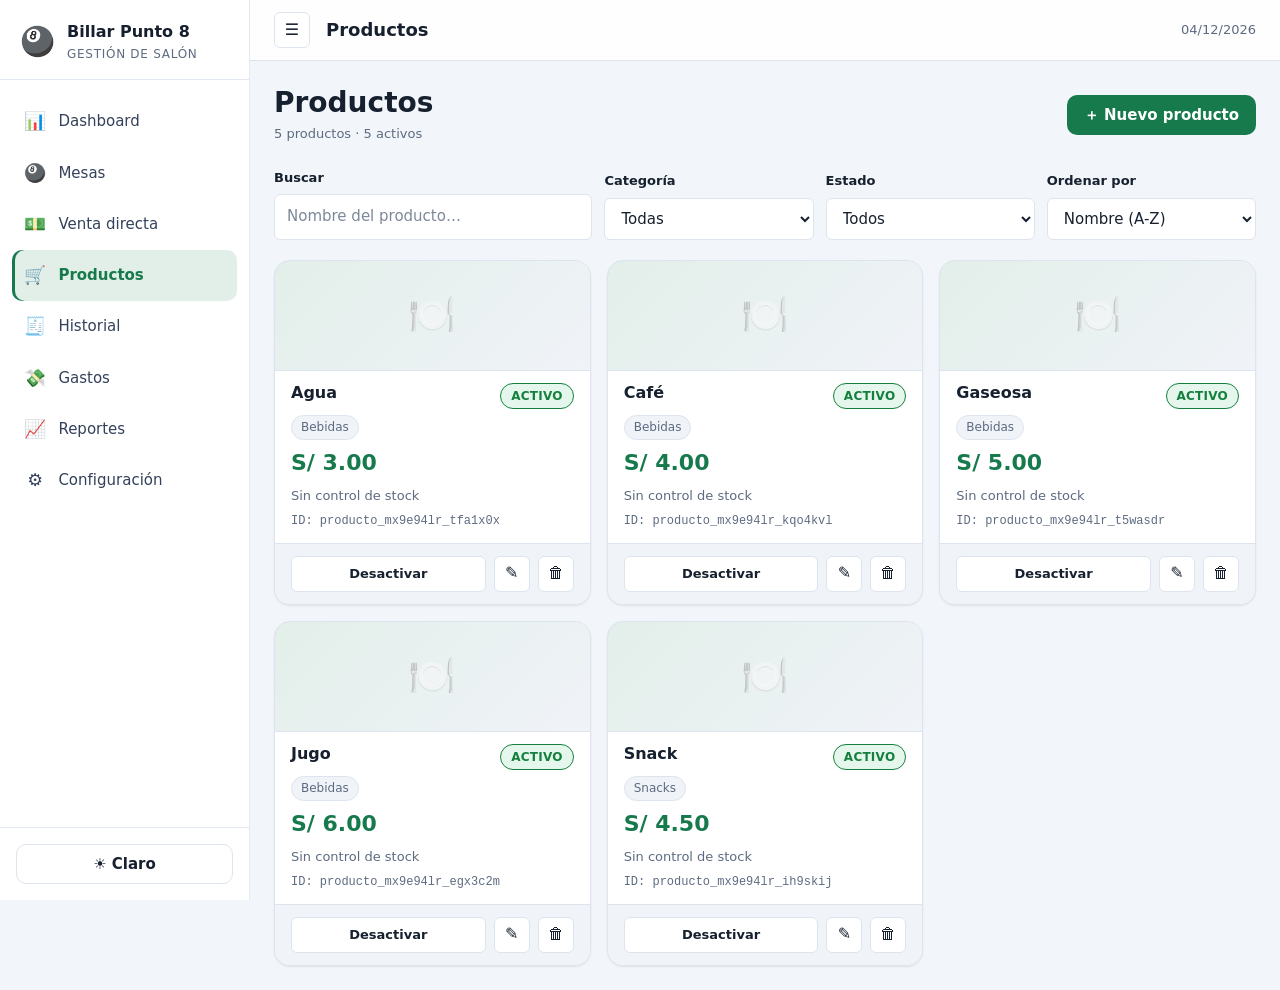
<file: pages/productos/productos.html>
<!DOCTYPE html>
<html lang="es" data-theme="claro">
<head>
    <meta charset="UTF-8">
    <meta name="viewport" content="width=device-width, initial-scale=1.0">
    <title>Productos · Sistema de Billar</title>

    <!-- Aplicación temprana del tema (evita parpadeo al abrir) -->
    <script>
        (function () {
            try {
                var cfg = JSON.parse(localStorage.getItem('billar:config') || '{}');
                var tema = cfg && cfg.tema;
                if (tema !== 'oscuro' && tema !== 'claro') {
                    tema = (window.matchMedia && window.matchMedia('(prefers-color-scheme: dark)').matches)
                        ? 'oscuro' : 'claro';
                }
                document.documentElement.setAttribute('data-theme', tema);
            } catch (e) {
                document.documentElement.setAttribute('data-theme', 'claro');
            }
        })();
    </script>

    <link rel="stylesheet" href="../../css/variables.css">
    <link rel="stylesheet" href="../../css/themes.css">
    <link rel="stylesheet" href="../../css/global.css">
    <link rel="stylesheet" href="../../css/responsive.css">
    <link rel="stylesheet" href="productos.css">
</head>
<body data-page="productos" data-base="../../">
    <a class="skip-link" href="#main">Saltar al contenido</a>

    <main id="main" class="main">
        <div class="page">
            <header class="page__header">
                <div>
                    <h1 class="page__title">Productos</h1>
                    <p class="page__subtitle" id="productos-subtitle">Cargando productos…</p>
                </div>
                <div class="page__actions">
                    <button type="button" class="btn btn--primary" id="btn-nuevo-producto">＋ Nuevo producto</button>
                </div>
            </header>

            <div class="filters-bar" role="search">
                <div class="form-group form-group--search">
                    <label class="form-label" for="filtro-busqueda">Buscar</label>
                    <input class="form-input" id="filtro-busqueda" type="search" placeholder="Nombre del producto…" autocomplete="off">
                </div>
                <div class="form-group">
                    <label class="form-label" for="filtro-categoria">Categoría</label>
                    <select class="form-select" id="filtro-categoria">
                        <option value="">Todas</option>
                    </select>
                </div>
                <div class="form-group">
                    <label class="form-label" for="filtro-estado">Estado</label>
                    <select class="form-select" id="filtro-estado">
                        <option value="">Todos</option>
                        <option value="ACTIVO">Activos</option>
                        <option value="INACTIVO">Inactivos</option>
                    </select>
                </div>
                <div class="form-group">
                    <label class="form-label" for="filtro-orden">Ordenar por</label>
                    <select class="form-select" id="filtro-orden">
                        <option value="nombre-asc">Nombre (A-Z)</option>
                        <option value="nombre-desc">Nombre (Z-A)</option>
                        <option value="precio-asc">Precio (menor)</option>
                        <option value="precio-desc">Precio (mayor)</option>
                        <option value="recientes">Más recientes</option>
                    </select>
                </div>
            </div>

            <div class="cards-grid" id="productos-grid"></div>

            <div class="empty-state hidden" id="productos-vacio">
                <div class="empty-state__icon" aria-hidden="true">🛒</div>
                <p class="empty-state__title" id="productos-vacio-titulo">No hay productos</p>
                <p class="empty-state__text" id="productos-vacio-texto">Crea tu primer producto para poder venderlo en las mesas.</p>
            </div>
        </div>
    </main>

    <script type="module" src="productos.js"></script>
</body>
</html>
</file>
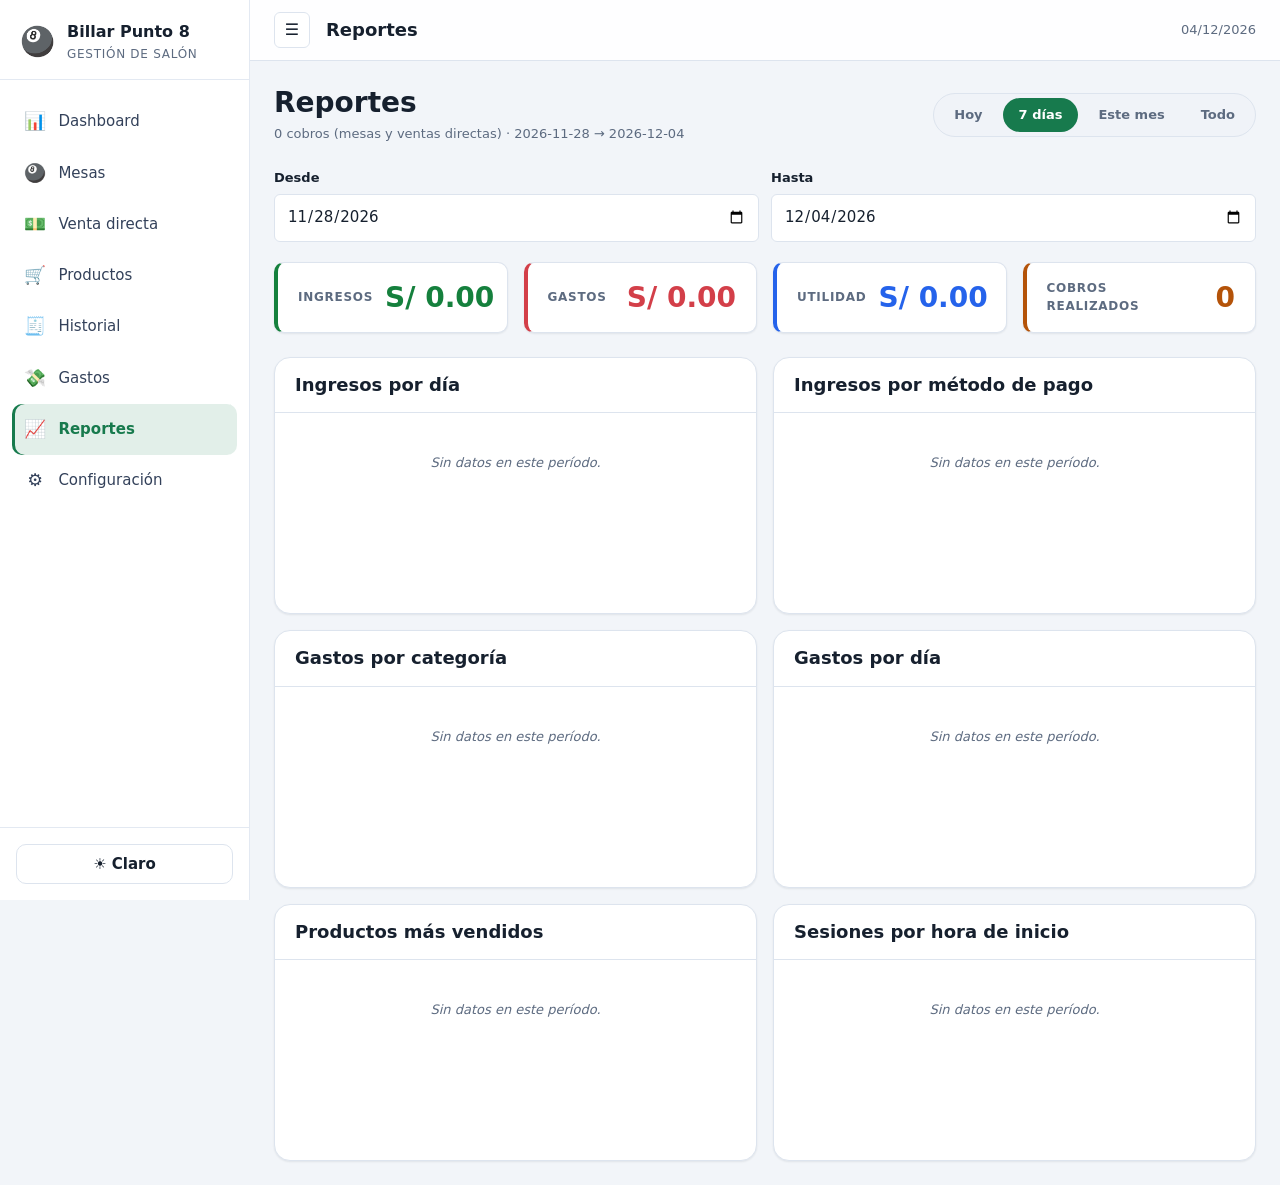
<file: pages/reportes/reportes.html>
<!DOCTYPE html>
<html lang="es" data-theme="claro">
<head>
    <meta charset="UTF-8">
    <meta name="viewport" content="width=device-width, initial-scale=1.0">
    <title>Reportes · Sistema de Billar</title>

    <!-- Aplicación temprana del tema (evita parpadeo al abrir) -->
    <script>
        (function () {
            try {
                var cfg = JSON.parse(localStorage.getItem('billar:config') || '{}');
                var tema = cfg && cfg.tema;
                if (tema !== 'oscuro' && tema !== 'claro') {
                    tema = (window.matchMedia && window.matchMedia('(prefers-color-scheme: dark)').matches)
                        ? 'oscuro' : 'claro';
                }
                document.documentElement.setAttribute('data-theme', tema);
            } catch (e) {
                document.documentElement.setAttribute('data-theme', 'claro');
            }
        })();
    </script>

    <link rel="stylesheet" href="../../css/variables.css">
    <link rel="stylesheet" href="../../css/themes.css">
    <link rel="stylesheet" href="../../css/global.css">
    <link rel="stylesheet" href="../../css/responsive.css">
    <link rel="stylesheet" href="reportes.css">
</head>
<body data-page="reportes" data-base="../../">
    <a class="skip-link" href="#main">Saltar al contenido</a>

    <main id="main" class="main">
        <div class="page">
            <header class="page__header">
                <div>
                    <h1 class="page__title">Reportes</h1>
                    <p class="page__subtitle" id="reportes-subtitle">Cargando datos…</p>
                </div>
                <div class="page__actions">
                    <div class="segmented" id="rangos-rapidos" role="group" aria-label="Rangos rápidos">
                        <button type="button" data-rango="hoy">Hoy</button>
                        <button type="button" data-rango="7d" class="active" aria-pressed="true">7 días</button>
                        <button type="button" data-rango="mes">Este mes</button>
                        <button type="button" data-rango="todo">Todo</button>
                    </div>
                </div>
            </header>

            <div class="filters-bar">
                <div class="form-group">
                    <label class="form-label" for="rango-desde">Desde</label>
                    <input class="form-input" id="rango-desde" type="date">
                </div>
                <div class="form-group">
                    <label class="form-label" for="rango-hasta">Hasta</label>
                    <input class="form-input" id="rango-hasta" type="date">
                </div>
            </div>

            <div class="stats-grid">
                <div class="stat-card stat-card--success">
                    <span class="stat-card__label">Ingresos</span>
                    <span class="stat-card__value" id="stat-ingresos">S/ 0.00</span>
                </div>
                <div class="stat-card stat-card--danger">
                    <span class="stat-card__label">Gastos</span>
                    <span class="stat-card__value" id="stat-gastos">S/ 0.00</span>
                </div>
                <div class="stat-card stat-card--info">
                    <span class="stat-card__label">Utilidad</span>
                    <span class="stat-card__value" id="stat-utilidad">S/ 0.00</span>
                </div>
                <div class="stat-card stat-card--warning">
                    <span class="stat-card__label">Cobros realizados</span>
                    <span class="stat-card__value" id="stat-sesiones">0</span>
                </div>
            </div>

            <div class="charts-grid">
                <section class="card">
                    <header class="card__header">
                        <h2 class="card__title">Ingresos por día</h2>
                    </header>
                    <div class="card__body"><div class="chart" id="chart-ingresos"></div></div>
                </section>

                <section class="card">
                    <header class="card__header">
                        <h2 class="card__title">Ingresos por método de pago</h2>
                    </header>
                    <div class="card__body"><div class="chart" id="chart-metodos"></div></div>
                </section>

                <section class="card">
                    <header class="card__header">
                        <h2 class="card__title">Gastos por categoría</h2>
                    </header>
                    <div class="card__body"><div class="chart" id="chart-gastos-cat"></div></div>
                </section>

                <section class="card">
                    <header class="card__header">
                        <h2 class="card__title">Gastos por día</h2>
                    </header>
                    <div class="card__body"><div class="chart" id="chart-gastos-dia"></div></div>
                </section>

                <section class="card">
                    <header class="card__header">
                        <h2 class="card__title">Productos más vendidos</h2>
                    </header>
                    <div class="card__body"><div class="chart" id="chart-top"></div></div>
                </section>

                <section class="card">
                    <header class="card__header">
                        <h2 class="card__title">Sesiones por hora de inicio</h2>
                    </header>
                    <div class="card__body"><div class="chart" id="chart-horas"></div></div>
                </section>
            </div>
        </div>
    </main>

    <script type="module" src="reportes.js"></script>
</body>
</html>
</file>
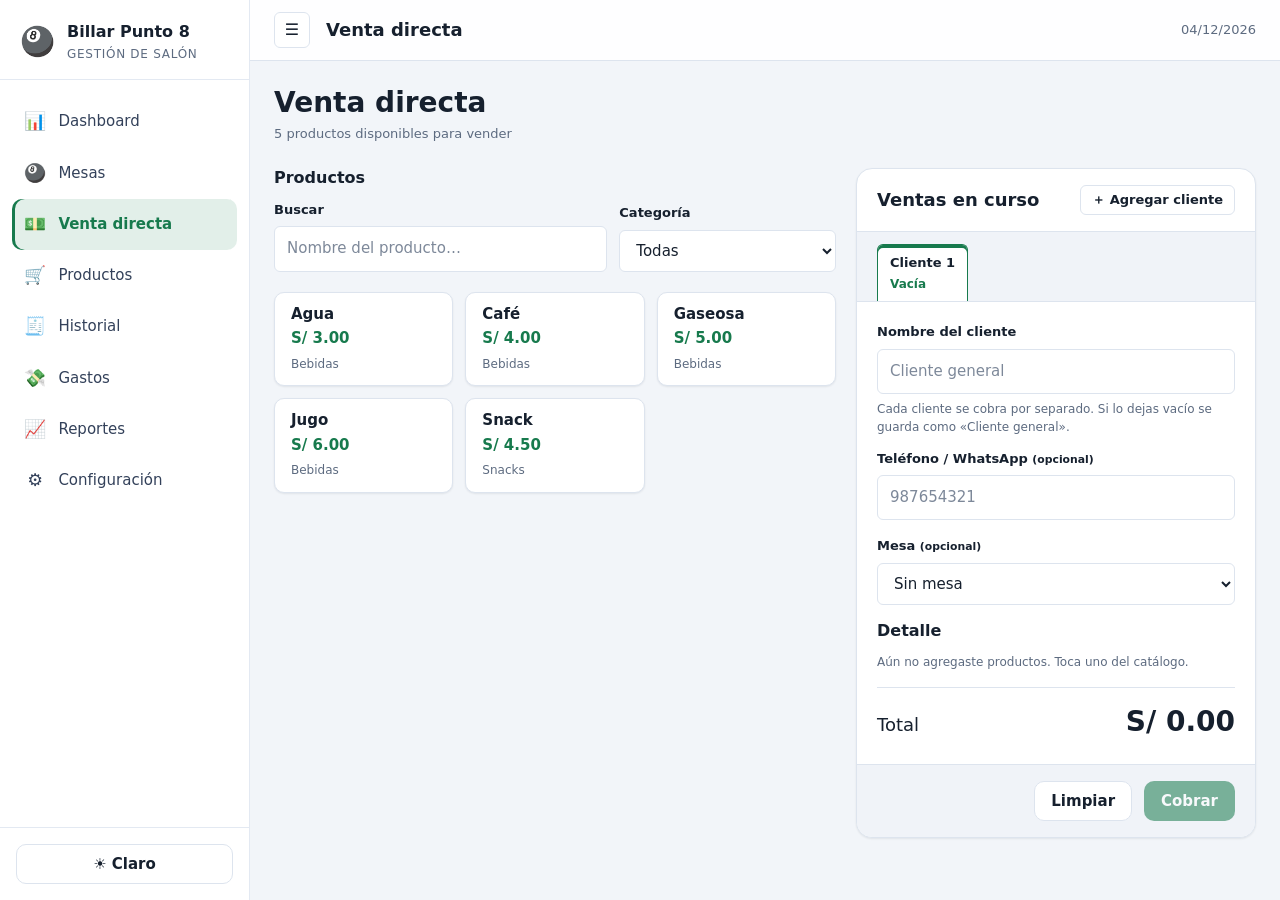
<file: pages/venta-directa/venta-directa.html>
<!DOCTYPE html>
<html lang="es" data-theme="claro">
<head>
    <meta charset="UTF-8">
    <meta name="viewport" content="width=device-width, initial-scale=1.0">
    <title>Venta directa · Sistema de Billar</title>

    <!-- Aplicación temprana del tema (evita parpadeo al abrir) -->
    <script>
        (function () {
            try {
                var cfg = JSON.parse(localStorage.getItem('billar:config') || '{}');
                var tema = cfg && cfg.tema;
                if (tema !== 'oscuro' && tema !== 'claro') {
                    tema = (window.matchMedia && window.matchMedia('(prefers-color-scheme: dark)').matches)
                        ? 'oscuro' : 'claro';
                }
                document.documentElement.setAttribute('data-theme', tema);
            } catch (e) {
                document.documentElement.setAttribute('data-theme', 'claro');
            }
        })();
    </script>

    <link rel="stylesheet" href="../../css/variables.css">
    <link rel="stylesheet" href="../../css/themes.css">
    <link rel="stylesheet" href="../../css/global.css">
    <link rel="stylesheet" href="../../css/responsive.css">
    <link rel="stylesheet" href="venta-directa.css">
</head>
<body data-page="venta-directa" data-base="../../">
    <a class="skip-link" href="#main">Saltar al contenido</a>

    <main id="main" class="main">
        <div class="page">
            <header class="page__header">
                <div>
                    <h1 class="page__title">Venta directa</h1>
                    <p class="page__subtitle" id="vd-subtitle">Cargando productos…</p>
                </div>
            </header>

            <div class="vd-layout">
                <!-- ============ Catálogo ============ -->
                <section class="vd-catalogo" aria-labelledby="vd-catalogo-titulo">
                    <h2 class="vd-seccion-titulo" id="vd-catalogo-titulo">Productos</h2>

                    <div class="filters-bar" role="search">
                        <div class="form-group form-group--search">
                            <label class="form-label" for="vd-buscar">Buscar</label>
                            <input class="form-input" id="vd-buscar" type="search" placeholder="Nombre del producto…" autocomplete="off">
                        </div>
                        <div class="form-group">
                            <label class="form-label" for="vd-categoria">Categoría</label>
                            <select class="form-select" id="vd-categoria">
                                <option value="">Todas</option>
                            </select>
                        </div>
                    </div>

                    <div class="vd-productos" id="vd-productos" aria-live="polite"></div>

                    <div class="empty-state hidden" id="vd-productos-vacio">
                        <div class="empty-state__icon" aria-hidden="true">🛒</div>
                        <p class="empty-state__title" id="vd-vacio-titulo">Sin productos</p>
                        <p class="empty-state__text" id="vd-vacio-texto">Agrega productos activos en la sección Productos.</p>
                    </div>
                </section>

                <!-- ============ Venta en curso ============ -->
                <aside class="vd-venta card" aria-labelledby="vd-venta-titulo">
                    <div class="card__header">
                        <h2 class="card__title" id="vd-venta-titulo">Ventas en curso</h2>
                        <button type="button" class="btn btn--sm btn--secondary" id="vd-agregar-cliente">＋ Agregar cliente</button>
                    </div>
                    <div class="vd-tabs" id="vd-tabs" role="tablist" aria-label="Clientes con venta abierta"></div>
                    <div class="card__body">
                        <div class="form-group">
                            <label class="form-label" for="vd-cliente">Nombre del cliente</label>
                            <input class="form-input" id="vd-cliente" type="text" maxlength="60" autocomplete="off" placeholder="Cliente general">
                            <span class="form-hint">Cada cliente se cobra por separado. Si lo dejas vacío se guarda como «Cliente general».</span>
                        </div>

                        <div class="form-grid mt-3">
                            <div class="form-group">
                                <label class="form-label" for="vd-telefono">Teléfono / WhatsApp <small>(opcional)</small></label>
                                <input class="form-input" id="vd-telefono" type="tel" inputmode="numeric" maxlength="9" autocomplete="off" placeholder="987654321">
                                <span class="form-error" data-error-for="vd-telefono" hidden></span>
                            </div>
                            <div class="form-group">
                                <label class="form-label" for="vd-mesa">Mesa <small>(opcional)</small></label>
                                <select class="form-select" id="vd-mesa">
                                    <option value="">Sin mesa</option>
                                </select>
                            </div>
                        </div>

                        <h3 class="vd-seccion-titulo mt-4">Detalle</h3>
                        <ul class="vd-items" id="vd-items" aria-live="polite"></ul>
                        <p class="form-hint" id="vd-items-vacio">Aún no agregaste productos. Toca uno del catálogo.</p>

                        <div class="vd-total" aria-live="polite">
                            <span>Total</span>
                            <strong id="vd-total">S/ 0.00</strong>
                        </div>
                    </div>
                    <div class="card__footer vd-acciones">
                        <button type="button" class="btn btn--secondary" id="vd-limpiar">Limpiar</button>
                        <button type="button" class="btn btn--primary" id="vd-cobrar" disabled>Cobrar</button>
                    </div>
                </aside>
            </div>
        </div>
    </main>

    <script type="module" src="venta-directa.js"></script>
</body>
</html>
</file>
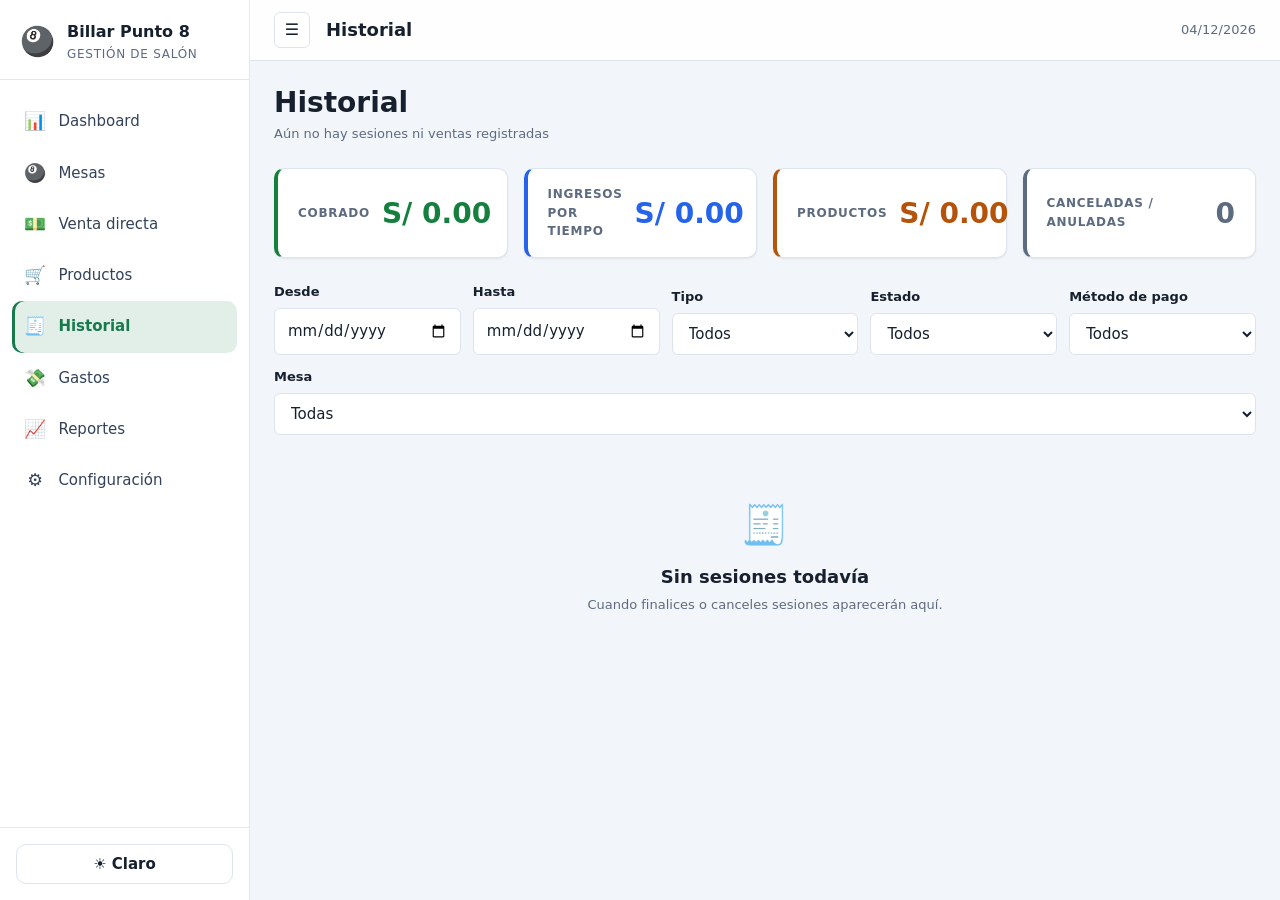
<file: pages/ventas/ventas.html>
<!DOCTYPE html>
<html lang="es" data-theme="claro">
<head>
    <meta charset="UTF-8">
    <meta name="viewport" content="width=device-width, initial-scale=1.0">
    <title>Historial · Sistema de Billar</title>

    <!-- Aplicación temprana del tema (evita parpadeo al abrir) -->
    <script>
        (function () {
            try {
                var cfg = JSON.parse(localStorage.getItem('billar:config') || '{}');
                var tema = cfg && cfg.tema;
                if (tema !== 'oscuro' && tema !== 'claro') {
                    tema = (window.matchMedia && window.matchMedia('(prefers-color-scheme: dark)').matches)
                        ? 'oscuro' : 'claro';
                }
                document.documentElement.setAttribute('data-theme', tema);
            } catch (e) {
                document.documentElement.setAttribute('data-theme', 'claro');
            }
        })();
    </script>

    <link rel="stylesheet" href="../../css/variables.css">
    <link rel="stylesheet" href="../../css/themes.css">
    <link rel="stylesheet" href="../../css/global.css">
    <link rel="stylesheet" href="../../css/responsive.css">
    <link rel="stylesheet" href="ventas.css">
</head>
<body data-page="ventas" data-base="../../">
    <a class="skip-link" href="#main">Saltar al contenido</a>

    <main id="main" class="main">
        <div class="page">
            <header class="page__header">
                <div>
                    <h1 class="page__title">Historial</h1>
                    <p class="page__subtitle" id="ventas-subtitle">Cargando sesiones…</p>
                </div>
            </header>

            <div class="stats-grid" id="ventas-stats">
                <div class="stat-card stat-card--success">
                    <span class="stat-card__label">Cobrado</span>
                    <span class="stat-card__value" id="stat-cobrado">S/ 0.00</span>
                </div>
                <div class="stat-card stat-card--info">
                    <span class="stat-card__label">Ingresos por tiempo</span>
                    <span class="stat-card__value" id="stat-tiempo">S/ 0.00</span>
                </div>
                <div class="stat-card stat-card--warning">
                    <span class="stat-card__label">Productos</span>
                    <span class="stat-card__value" id="stat-productos">S/ 0.00</span>
                </div>
                <div class="stat-card stat-card--muted">
                    <span class="stat-card__label">Canceladas / anuladas</span>
                    <span class="stat-card__value" id="stat-canceladas">0</span>
                </div>
            </div>

            <div class="filters-bar">
                <div class="form-group">
                    <label class="form-label" for="filtro-desde">Desde</label>
                    <input class="form-input" id="filtro-desde" type="date">
                </div>
                <div class="form-group">
                    <label class="form-label" for="filtro-hasta">Hasta</label>
                    <input class="form-input" id="filtro-hasta" type="date">
                </div>
                <div class="form-group">
                    <label class="form-label" for="filtro-tipo">Tipo</label>
                    <select class="form-select" id="filtro-tipo">
                        <option value="">Todos</option>
                        <option value="MESA">Mesa</option>
                        <option value="DIRECTA">Venta directa</option>
                    </select>
                </div>
                <div class="form-group">
                    <label class="form-label" for="filtro-estado">Estado</label>
                    <select class="form-select" id="filtro-estado">
                        <option value="">Todos</option>
                        <option value="FINALIZADA">Finalizadas</option>
                        <option value="CANCELADA">Canceladas / anuladas</option>
                        <option value="ACTIVA">En curso</option>
                    </select>
                </div>
                <div class="form-group">
                    <label class="form-label" for="filtro-metodo">Método de pago</label>
                    <select class="form-select" id="filtro-metodo">
                        <option value="">Todos</option>
                        <option value="EFECTIVO">Efectivo</option>
                        <option value="YAPE">Yape</option>
                        <option value="PLIN">Plin</option>
                        <option value="TARJETA">Tarjeta</option>
                        <option value="OTRO">Otro</option>
                    </select>
                </div>
                <div class="form-group">
                    <label class="form-label" for="filtro-mesa">Mesa</label>
                    <select class="form-select" id="filtro-mesa">
                        <option value="">Todas</option>
                    </select>
                </div>
            </div>

            <div class="table-wrap" id="ventas-table-wrap">
                <table class="table" id="ventas-table">
                    <thead>
                        <tr>
                            <th>Fecha</th>
                            <th>Mesa</th>
                            <th class="num">Duración</th>
                            <th class="num">Tiempo</th>
                            <th class="num">Productos</th>
                            <th class="num">Total</th>
                            <th>Estado</th>
                            <th>Pago</th>
                            <th class="actions-cell">Acciones</th>
                        </tr>
                    </thead>
                    <tbody id="ventas-tbody"></tbody>
                </table>
            </div>

            <div class="empty-state hidden" id="ventas-vacio">
                <div class="empty-state__icon" aria-hidden="true">🧾</div>
                <p class="empty-state__title" id="ventas-vacio-titulo">Sin sesiones</p>
                <p class="empty-state__text" id="ventas-vacio-texto">Cuando finalices o canceles sesiones aparecerán aquí.</p>
            </div>
        </div>
    </main>

    <script type="module" src="ventas.js"></script>
</body>
</html>
</file>
<file: css/variables.css>
/* ============================================================
   variables.css — Tokens de diseño del sistema
   Colores concretos viven en themes.css; aquí solo la estructura.
   ============================================================ */

:root {
    /* --- Tipografía --- */
    --font-sans: "Segoe UI", system-ui, -apple-system, Roboto, "Helvetica Neue", Arial, sans-serif;
    --font-mono: "Cascadia Code", "Consolas", "Courier New", monospace;

    --fs-xs: 0.75rem;
    --fs-sm: 0.8125rem;
    --fs-base: 0.9375rem;
    --fs-md: 1rem;
    --fs-lg: 1.125rem;
    --fs-xl: 1.375rem;
    --fs-2xl: 1.75rem;
    --fs-3xl: 2.25rem;

    --fw-regular: 400;
    --fw-medium: 500;
    --fw-semibold: 600;
    --fw-bold: 700;

    --lh-tight: 1.25;
    --lh-base: 1.55;

    /* --- Espaciado --- */
    --sp-1: 0.25rem;
    --sp-2: 0.5rem;
    --sp-3: 0.75rem;
    --sp-4: 1rem;
    --sp-5: 1.25rem;
    --sp-6: 1.5rem;
    --sp-8: 2rem;
    --sp-10: 2.5rem;
    --sp-12: 3rem;

    /* --- Radios --- */
    --radius-sm: 6px;
    --radius: 10px;
    --radius-lg: 16px;
    --radius-full: 999px;

    /* --- Sombras --- */
    --shadow-sm: 0 1px 2px rgba(15, 23, 42, 0.08);
    --shadow: 0 4px 14px rgba(15, 23, 42, 0.10);
    --shadow-lg: 0 16px 40px rgba(15, 23, 42, 0.18);

    /* --- Layout --- */
    --sidebar-w: 250px;
    --topbar-h: 60px;
    --content-max: 1440px;

    /* --- Transiciones --- */
    --transition: 180ms ease;

    /* --- z-index --- */
    --z-topbar: 30;
    --z-overlay-nav: 55;
    --z-sidebar: 60;
    --z-modal: 100;
    --z-toast: 200;
}
</file>
<file: css/themes.css>
/* ============================================================
   themes.css — Modo claro y modo oscuro
   Todos los colores del sistema se definen aquí mediante variables.
   ============================================================ */

/* ----------------------- MODO CLARO ----------------------- */
:root,
:root[data-theme="claro"] {
    color-scheme: light;

    --color-primary: #177a4d;
    --color-primary-hover: #12653f;
    --color-primary-soft: rgba(23, 122, 77, 0.12);
    --color-on-primary: #ffffff;
    --color-accent: #d97706;

    --color-background: #f2f5f9;
    --color-surface: #ffffff;
    --color-surface-2: #f0f3f8;

    --color-text: #16202e;
    --color-text-muted: #5d6b80;
    --color-border: #dde4ee;

    --color-success: #15803d;
    --color-success-bg: #e5f6ec;
    --color-danger: #d33f49;
    --color-danger-bg: #fdecee;
    --color-warning: #b45309;
    --color-warning-bg: #fdf1de;
    --color-info: #2563eb;
    --color-info-bg: #e7eefe;

    --color-estado-disponible: #15803d;
    --color-estado-en-uso: #d33f49;
    --color-estado-inactiva: #64748b;

    --sidebar-bg: #ffffff;
    --sidebar-text: #33415a;
    --sidebar-hover: rgba(23, 122, 77, 0.08);
    --sidebar-border: #e3e9f2;

    --topbar-bg: rgba(255, 255, 255, 0.88);
    --overlay-color: rgba(12, 18, 28, 0.5);
}

/* ----------------------- MODO OSCURO ---------------------- */
:root[data-theme="oscuro"] {
    color-scheme: dark;

    --color-primary: #3ecf8e;
    --color-primary-hover: #5bdda1;
    --color-primary-soft: rgba(62, 207, 142, 0.14);
    --color-on-primary: #08130d;
    --color-accent: #fbbf24;

    --color-background: #0d1219;
    --color-surface: #151d28;
    --color-surface-2: #1c2634;

    --color-text: #e6edf7;
    --color-text-muted: #94a3b8;
    --color-border: #2a3648;

    --color-success: #4ade80;
    --color-success-bg: rgba(74, 222, 128, 0.12);
    --color-danger: #f87171;
    --color-danger-bg: rgba(248, 113, 113, 0.12);
    --color-warning: #fbbf24;
    --color-warning-bg: rgba(251, 191, 36, 0.12);
    --color-info: #60a5fa;
    --color-info-bg: rgba(96, 165, 250, 0.12);

    --color-estado-disponible: #4ade80;
    --color-estado-en-uso: #f87171;
    --color-estado-inactiva: #94a3b8;

    --sidebar-bg: #101724;
    --sidebar-text: #c7d2e2;
    --sidebar-hover: rgba(62, 207, 142, 0.12);
    --sidebar-border: #223047;

    --topbar-bg: rgba(13, 18, 25, 0.88);
    --overlay-color: rgba(3, 6, 10, 0.6);

    --shadow-sm: 0 1px 2px rgba(0, 0, 0, 0.35);
    --shadow: 0 4px 14px rgba(0, 0, 0, 0.4);
    --shadow-lg: 0 16px 40px rgba(0, 0, 0, 0.55);
}
</file>
<file: css/global.css>
/* ============================================================
   global.css — Estilos base, layout, componentes compartidos
   ============================================================ */

/* ------------------------- Reset ------------------------- */
*,
*::before,
*::after {
    box-sizing: border-box;
}

* {
    margin: 0;
}

html {
    -webkit-text-size-adjust: 100%;
}

body {
    min-height: 100vh;
    font-family: var(--font-sans);
    font-size: var(--fs-base);
    line-height: var(--lh-base);
    color: var(--color-text);
    background: var(--color-background);
    -webkit-font-smoothing: antialiased;
}

img,
picture,
svg,
canvas {
    display: block;
    max-width: 100%;
}

input,
button,
textarea,
select {
    font: inherit;
    color: inherit;
}

button {
    cursor: pointer;
}

h1,
h2,
h3,
h4 {
    line-height: var(--lh-tight);
    font-weight: var(--fw-semibold);
}

a {
    color: var(--color-primary);
    text-decoration: none;
}

a:hover {
    text-decoration: underline;
}

ul,
ol {
    padding: 0;
    list-style: none;
}

:focus-visible {
    outline: 2px solid var(--color-primary);
    outline-offset: 2px;
}

::selection {
    background: var(--color-primary-soft);
}

::-webkit-scrollbar {
    width: 10px;
    height: 10px;
}

::-webkit-scrollbar-track {
    background: transparent;
}

::-webkit-scrollbar-thumb {
    background: var(--color-border);
    border-radius: var(--radius-full);
}

@media (prefers-reduced-motion: reduce) {
    *,
    *::before,
    *::after {
        animation-duration: 0.01ms !important;
        animation-iteration-count: 1 !important;
        transition-duration: 0.01ms !important;
    }
}

/* --------------------- Skip link / SR --------------------- */
.skip-link {
    position: absolute;
    top: -100px;
    left: var(--sp-4);
    z-index: calc(var(--z-toast) + 1);
    padding: var(--sp-2) var(--sp-4);
    background: var(--color-primary);
    color: var(--color-on-primary);
    border-radius: var(--radius-sm);
    transition: top var(--transition);
}

.skip-link:focus {
    top: var(--sp-4);
}

.sr-only {
    position: absolute;
    width: 1px;
    height: 1px;
    padding: 0;
    margin: -1px;
    overflow: hidden;
    clip: rect(0 0 0 0);
    white-space: nowrap;
    border: 0;
}

/* ------------------------ Layout ------------------------- */
.main {
    min-height: 100vh;
    margin-left: var(--sidebar-w);
    display: flex;
    flex-direction: column;
}

.page {
    width: 100%;
    max-width: var(--content-max);
    margin: 0 auto;
    padding: var(--sp-6);
    flex: 1;
}

.page__header {
    display: flex;
    flex-wrap: wrap;
    align-items: center;
    justify-content: space-between;
    gap: var(--sp-4);
    margin-bottom: var(--sp-6);
}

.page__title {
    font-size: var(--fs-2xl);
    font-weight: var(--fw-bold);
}

.page__subtitle {
    color: var(--color-text-muted);
    font-size: var(--fs-sm);
    margin-top: var(--sp-1);
}

.page__actions {
    display: flex;
    flex-wrap: wrap;
    gap: var(--sp-2);
}

/* ----------------------- Sidebar ------------------------- */
.sidebar {
    position: fixed;
    inset: 0 auto 0 0;
    width: var(--sidebar-w);
    display: flex;
    flex-direction: column;
    background: var(--sidebar-bg);
    border-right: 1px solid var(--sidebar-border);
    z-index: var(--z-sidebar);
    transition: transform var(--transition);
    overflow-y: auto;
}

.brand {
    display: flex;
    align-items: center;
    gap: var(--sp-3);
    padding: var(--sp-5) var(--sp-5) var(--sp-4);
    border-bottom: 1px solid var(--sidebar-border);
}

.brand__logo {
    font-size: 1.75rem;
    line-height: 1;
}

.brand__name {
    display: block;
    font-weight: var(--fw-bold);
    font-size: var(--fs-md);
    color: var(--color-text);
    overflow: hidden;
    text-overflow: ellipsis;
    white-space: nowrap;
    max-width: 150px;
}

.brand__sub {
    display: block;
    font-size: var(--fs-xs);
    color: var(--color-text-muted);
    text-transform: uppercase;
    letter-spacing: 0.06em;
}

.nav {
    flex: 1;
    padding: var(--sp-4) var(--sp-3);
    display: flex;
    flex-direction: column;
    gap: var(--sp-1);
}

.nav__link {
    display: flex;
    align-items: center;
    gap: var(--sp-3);
    padding: var(--sp-3) var(--sp-3);
    border-radius: var(--radius);
    color: var(--sidebar-text);
    font-weight: var(--fw-medium);
    font-size: var(--fs-base);
    transition: background var(--transition), color var(--transition);
}

.nav__link:hover {
    background: var(--sidebar-hover);
    text-decoration: none;
}

.nav__link--active,
.nav__link[aria-current="page"] {
    background: var(--color-primary-soft);
    color: var(--color-primary);
    font-weight: var(--fw-semibold);
    box-shadow: inset 3px 0 0 var(--color-primary);
}

.nav__icon {
    font-size: 1.1rem;
    width: 1.4rem;
    text-align: center;
    flex-shrink: 0;
}

.sidebar__footer {
    padding: var(--sp-4);
    border-top: 1px solid var(--sidebar-border);
    display: flex;
    flex-direction: column;
    gap: var(--sp-2);
}

.sidebar-overlay {
    position: fixed;
    inset: 0;
    background: var(--overlay-color);
    opacity: 0;
    visibility: hidden;
    z-index: var(--z-overlay-nav);
    transition: opacity var(--transition), visibility var(--transition);
}

/* ----------------------- Topbar -------------------------- */
.topbar {
    position: sticky;
    top: 0;
    z-index: var(--z-topbar);
    min-height: var(--topbar-h);
    display: flex;
    align-items: center;
    gap: var(--sp-4);
    padding: var(--sp-3) var(--sp-6);
    background: var(--topbar-bg);
    backdrop-filter: blur(8px);
    -webkit-backdrop-filter: blur(8px);
    border-bottom: 1px solid var(--color-border);
}

.topbar__title {
    font-size: var(--fs-lg);
    font-weight: var(--fw-semibold);
    flex: 1;
    overflow: hidden;
    text-overflow: ellipsis;
    white-space: nowrap;
}

.topbar__date {
    font-size: var(--fs-sm);
    color: var(--color-text-muted);
    white-space: nowrap;
}

.sidebar-toggle {
    display: none;
}

/* ----------------------- Botones ------------------------- */
.btn {
    display: inline-flex;
    align-items: center;
    justify-content: center;
    gap: var(--sp-2);
    padding: 10px 16px;
    border: 1px solid transparent;
    border-radius: var(--radius);
    background: var(--color-surface-2);
    color: var(--color-text);
    font-size: var(--fs-base);
    font-weight: var(--fw-semibold);
    line-height: 1.2;
    white-space: nowrap;
    transition: background var(--transition), border-color var(--transition),
        color var(--transition), transform var(--transition);
}

.btn:hover {
    text-decoration: none;
}

.btn:active {
    transform: translateY(1px);
}

.btn:disabled,
.btn[aria-disabled="true"] {
    opacity: 0.55;
    cursor: not-allowed;
    transform: none;
}

.btn--primary {
    background: var(--color-primary);
    color: var(--color-on-primary);
}

.btn--primary:hover:not(:disabled) {
    background: var(--color-primary-hover);
}

.btn--secondary {
    background: var(--color-surface);
    border-color: var(--color-border);
    color: var(--color-text);
}

.btn--secondary:hover:not(:disabled) {
    background: var(--color-surface-2);
    border-color: var(--color-text-muted);
}

.btn--danger {
    background: var(--color-danger);
    color: #ffffff;
}

.btn--danger:hover:not(:disabled) {
    filter: brightness(0.92);
}

.btn--success {
    background: var(--color-success);
    color: #ffffff;
}

.btn--success:hover:not(:disabled) {
    filter: brightness(0.92);
}

.btn--ghost {
    background: transparent;
    color: var(--color-text-muted);
    border-color: transparent;
}

.btn--ghost:hover:not(:disabled) {
    background: var(--color-surface-2);
    color: var(--color-text);
}

.btn--sm {
    padding: 6px 11px;
    font-size: var(--fs-sm);
    border-radius: var(--radius-sm);
}

.btn--lg {
    padding: 13px 24px;
    font-size: var(--fs-md);
}

.btn--block {
    width: 100%;
}

.icon-btn {
    display: inline-flex;
    align-items: center;
    justify-content: center;
    width: 36px;
    height: 36px;
    padding: 0;
    border: 1px solid var(--color-border);
    border-radius: var(--radius-sm);
    background: var(--color-surface);
    color: var(--color-text);
    font-size: var(--fs-md);
    transition: background var(--transition), color var(--transition);
}

.icon-btn:hover {
    background: var(--color-surface-2);
}

.icon-btn--danger:hover {
    background: var(--color-danger-bg);
    color: var(--color-danger);
    border-color: var(--color-danger);
}

.btn-row {
    display: flex;
    flex-wrap: wrap;
    gap: var(--sp-2);
}

/* ------------------------ Badges ------------------------- */
.badge {
    display: inline-flex;
    align-items: center;
    gap: 6px;
    padding: 3px 10px;
    border-radius: var(--radius-full);
    border: 1px solid transparent;
    font-size: var(--fs-xs);
    font-weight: var(--fw-semibold);
    letter-spacing: 0.02em;
    white-space: nowrap;
}

.badge--success {
    background: var(--color-success-bg);
    color: var(--color-success);
    border-color: var(--color-success);
}

.badge--danger {
    background: var(--color-danger-bg);
    color: var(--color-danger);
    border-color: var(--color-danger);
}

.badge--warning {
    background: var(--color-warning-bg);
    color: var(--color-warning);
    border-color: var(--color-warning);
}

.badge--info {
    background: var(--color-info-bg);
    color: var(--color-info);
    border-color: var(--color-info);
}

.badge--gray {
    background: var(--color-surface-2);
    color: var(--color-text-muted);
    border-color: var(--color-border);
}

.badge--pulse::before {
    content: "";
    width: 7px;
    height: 7px;
    border-radius: 50%;
    background: currentColor;
    animation: pulse-dot 1.6s ease-in-out infinite;
}

@keyframes pulse-dot {
    0%, 100% { opacity: 1; transform: scale(1); }
    50% { opacity: 0.4; transform: scale(0.75); }
}

/* ------------------------ Tarjetas ------------------------ */
.card {
    background: var(--color-surface);
    border: 1px solid var(--color-border);
    border-radius: var(--radius-lg);
    box-shadow: var(--shadow-sm);
    overflow: hidden;
}

.card__header {
    display: flex;
    align-items: center;
    justify-content: space-between;
    gap: var(--sp-3);
    padding: var(--sp-4) var(--sp-5);
    border-bottom: 1px solid var(--color-border);
}

.card__title {
    font-size: var(--fs-lg);
    font-weight: var(--fw-semibold);
}

.card__body {
    padding: var(--sp-5);
}

.card__footer {
    padding: var(--sp-4) var(--sp-5);
    border-top: 1px solid var(--color-border);
    background: var(--color-surface-2);
}

.stats-grid {
    display: grid;
    grid-template-columns: repeat(auto-fit, minmax(210px, 1fr));
    gap: var(--sp-4);
    margin-bottom: var(--sp-6);
}

.stat-card {
    --stat-color: var(--color-primary);
    background: var(--color-surface);
    border: 1px solid var(--color-border);
    border-left: 4px solid var(--stat-color);
    border-radius: var(--radius);
    padding: var(--sp-4) var(--sp-5);
    display: flex;
    align-items: center;
    justify-content: space-between;
    gap: var(--sp-3);
    box-shadow: var(--shadow-sm);
}

.stat-card__label {
    display: block;
    font-size: var(--fs-xs);
    text-transform: uppercase;
    letter-spacing: 0.06em;
    color: var(--color-text-muted);
    font-weight: var(--fw-semibold);
}

.stat-card__value {
    display: block;
    font-size: var(--fs-2xl);
    font-weight: var(--fw-bold);
    font-variant-numeric: tabular-nums;
    color: var(--stat-color);
    line-height: 1.2;
    margin-top: 2px;
}

.stat-card__icon {
    font-size: 1.6rem;
    opacity: 0.85;
}

.stat-card--success { --stat-color: var(--color-success); }
.stat-card--danger  { --stat-color: var(--color-danger); }
.stat-card--warning { --stat-color: var(--color-warning); }
.stat-card--info    { --stat-color: var(--color-info); }
.stat-card--muted   { --stat-color: var(--color-text-muted); }

.cards-grid {
    display: grid;
    grid-template-columns: repeat(auto-fill, minmax(240px, 1fr));
    gap: var(--sp-4);
}

/* ------------------------- Forms ------------------------- */
.form-grid {
    display: grid;
    grid-template-columns: repeat(auto-fit, minmax(200px, 1fr));
    gap: var(--sp-4);
}

.form-group {
    display: flex;
    flex-direction: column;
    gap: 6px;
    min-width: 0;
}

.form-label {
    font-size: var(--fs-sm);
    font-weight: var(--fw-semibold);
    color: var(--color-text);
}

.form-label .req {
    color: var(--color-danger);
    margin-left: 2px;
}

.form-input,
.form-select,
.form-textarea {
    width: 100%;
    padding: 10px 12px;
    border: 1px solid var(--color-border);
    border-radius: var(--radius-sm);
    background: var(--color-surface);
    color: var(--color-text);
    font-size: var(--fs-base);
    transition: border-color var(--transition), box-shadow var(--transition);
}

.form-input::placeholder,
.form-textarea::placeholder {
    color: var(--color-text-muted);
    opacity: 0.8;
}

.form-input:focus,
.form-select:focus,
.form-textarea:focus {
    outline: none;
    border-color: var(--color-primary);
    box-shadow: 0 0 0 3px var(--color-primary-soft);
}

.form-textarea {
    resize: vertical;
    min-height: 80px;
}

.form-hint {
    font-size: var(--fs-xs);
    color: var(--color-text-muted);
}

.form-error {
    font-size: var(--fs-xs);
    color: var(--color-danger);
    font-weight: var(--fw-medium);
}

.form-group.is-invalid .form-input,
.form-group.is-invalid .form-select,
.form-group.is-invalid .form-textarea {
    border-color: var(--color-danger);
}

.checkbox-row {
    display: flex;
    align-items: center;
    gap: var(--sp-2);
    font-size: var(--fs-base);
    cursor: pointer;
}

.checkbox-row input {
    width: 17px;
    height: 17px;
    accent-color: var(--color-primary);
    cursor: pointer;
}

.option-grid {
    display: grid;
    grid-template-columns: repeat(auto-fit, minmax(110px, 1fr));
    gap: var(--sp-2);
}

.option-card {
    position: relative;
    display: flex;
    align-items: center;
    justify-content: center;
    padding: var(--sp-3);
    border: 1px solid var(--color-border);
    border-radius: var(--radius);
    background: var(--color-surface);
    font-size: var(--fs-sm);
    font-weight: var(--fw-semibold);
    text-align: center;
    cursor: pointer;
    transition: border-color var(--transition), background var(--transition);
}

.option-card input {
    position: absolute;
    opacity: 0;
    pointer-events: none;
}

.option-card:hover {
    border-color: var(--color-primary);
}

.option-card:has(input:checked) {
    border-color: var(--color-primary);
    background: var(--color-primary-soft);
    color: var(--color-primary);
}

.option-card:has(input:focus-visible) {
    outline: 2px solid var(--color-primary);
    outline-offset: 2px;
}

/* ------------------------ Tablas ------------------------- */
.table-wrap {
    overflow-x: auto;
    border: 1px solid var(--color-border);
    border-radius: var(--radius);
    background: var(--color-surface);
}

.table {
    width: 100%;
    border-collapse: collapse;
    font-size: var(--fs-sm);
}

.table th {
    text-align: left;
    padding: 12px 14px;
    background: var(--color-surface-2);
    color: var(--color-text-muted);
    font-size: var(--fs-xs);
    font-weight: var(--fw-semibold);
    text-transform: uppercase;
    letter-spacing: 0.05em;
    white-space: nowrap;
    border-bottom: 1px solid var(--color-border);
}

.table td {
    padding: 11px 14px;
    border-bottom: 1px solid var(--color-border);
    vertical-align: middle;
}

.table tbody tr:last-child td {
    border-bottom: 0;
}

.table tbody tr:hover {
    background: var(--color-surface-2);
}

.table .num {
    text-align: right;
    font-variant-numeric: tabular-nums;
    white-space: nowrap;
}

.table .actions-cell {
    text-align: right;
    white-space: nowrap;
}

.table-actions {
    display: inline-flex;
    gap: 6px;
    justify-content: flex-end;
}

th[data-sortable] {
    cursor: pointer;
    user-select: none;
}

th[data-sortable]:hover {
    color: var(--color-text);
}

th[data-sortable]::after {
    content: " ↕";
    opacity: 0.5;
}

th[data-sortable][aria-sort="ascending"]::after {
    content: " ↑";
    opacity: 1;
    color: var(--color-primary);
}

th[data-sortable][aria-sort="descending"]::after {
    content: " ↓";
    opacity: 1;
    color: var(--color-primary);
}

/* --------------------- Filtros / toolbar ------------------ */
.filters-bar {
    display: flex;
    flex-wrap: wrap;
    align-items: flex-end;
    gap: var(--sp-3);
    margin-bottom: var(--sp-5);
}

.filters-bar .form-group {
    flex: 1 1 170px;
    margin: 0;
}

.filters-bar .form-group--search {
    flex: 2 1 240px;
}

/* --------------------- Estados vacíos --------------------- */
.empty-state {
    text-align: center;
    padding: var(--sp-10) var(--sp-4);
    color: var(--color-text-muted);
}

.empty-state__icon {
    font-size: 2.4rem;
    margin-bottom: var(--sp-2);
}

.empty-state__title {
    font-size: var(--fs-lg);
    font-weight: var(--fw-semibold);
    color: var(--color-text);
    margin-bottom: var(--sp-1);
}

.empty-state__text {
    font-size: var(--fs-sm);
    max-width: 420px;
    margin: 0 auto;
}

/* ------------------------ Modales ------------------------ */
body.modal-open {
    overflow: hidden;
}

.modal-overlay {
    position: fixed;
    inset: 0;
    z-index: var(--z-modal);
    background: var(--overlay-color);
    display: flex;
    align-items: center;
    justify-content: center;
    padding: var(--sp-4);
    overflow-y: auto;
    animation: overlay-in 160ms ease;
}

.modal {
    width: 100%;
    max-width: 520px;
    max-height: calc(100vh - 2 * var(--sp-4));
    display: flex;
    flex-direction: column;
    background: var(--color-surface);
    border: 1px solid var(--color-border);
    border-radius: var(--radius-lg);
    box-shadow: var(--shadow-lg);
    animation: modal-in 180ms ease;
}

.modal--sm { max-width: 400px; }
.modal--lg { max-width: 760px; }
.modal--xl { max-width: 980px; }

.modal__header {
    display: flex;
    align-items: center;
    justify-content: space-between;
    gap: var(--sp-3);
    padding: var(--sp-4) var(--sp-5);
    border-bottom: 1px solid var(--color-border);
}

.modal__title {
    font-size: var(--fs-lg);
    font-weight: var(--fw-semibold);
}

.modal__close {
    width: 34px;
    height: 34px;
    border: 0;
    border-radius: var(--radius-sm);
    background: transparent;
    color: var(--color-text-muted);
    font-size: var(--fs-lg);
    line-height: 1;
    transition: background var(--transition), color var(--transition);
}

.modal__close:hover {
    background: var(--color-danger-bg);
    color: var(--color-danger);
}

.modal__body {
    padding: var(--sp-5);
    overflow-y: auto;
    flex: 1;
}

.modal__text {
    color: var(--color-text);
    margin-bottom: var(--sp-2);
}

.modal__footer {
    display: flex;
    justify-content: flex-end;
    gap: var(--sp-2);
    padding: var(--sp-4) var(--sp-5);
    border-top: 1px solid var(--color-border);
    background: var(--color-surface-2);
    flex-wrap: wrap;
}

@keyframes overlay-in {
    from { opacity: 0; }
    to { opacity: 1; }
}

@keyframes modal-in {
    from { opacity: 0; transform: translateY(14px) scale(0.98); }
    to { opacity: 1; transform: none; }
}

/* --------------------- Notificaciones -------------------- */
.toast-container {
    position: fixed;
    top: var(--sp-4);
    right: var(--sp-4);
    z-index: var(--z-toast);
    display: flex;
    flex-direction: column;
    gap: var(--sp-2);
    width: min(360px, calc(100vw - 2rem));
    pointer-events: none;
}

.toast {
    pointer-events: auto;
    display: flex;
    align-items: flex-start;
    gap: var(--sp-3);
    padding: var(--sp-3) var(--sp-4);
    background: var(--color-surface);
    border: 1px solid var(--color-border);
    border-left: 4px solid var(--color-info);
    border-radius: var(--radius);
    box-shadow: var(--shadow-lg);
    font-size: var(--fs-base);
    cursor: pointer;
    animation: toast-in 220ms ease;
}

.toast--success { border-left-color: var(--color-success); }
.toast--error   { border-left-color: var(--color-danger); }
.toast--warning { border-left-color: var(--color-warning); }
.toast--info    { border-left-color: var(--color-info); }

.toast__icon {
    font-weight: var(--fw-bold);
    line-height: 1.4;
}

.toast--success .toast__icon { color: var(--color-success); }
.toast--error .toast__icon   { color: var(--color-danger); }
.toast--warning .toast__icon { color: var(--color-warning); }
.toast--info .toast__icon    { color: var(--color-info); }

.toast__msg {
    flex: 1;
}

.toast--hide {
    opacity: 0;
    transform: translateX(16px);
    transition: opacity 200ms ease, transform 200ms ease;
}

@keyframes toast-in {
    from { opacity: 0; transform: translateX(24px); }
    to { opacity: 1; transform: none; }
}

/* ------------------ Listas clave/valor ------------------- */
.kv {
    display: flex;
    flex-direction: column;
    gap: var(--sp-2);
}

.kv__row {
    display: flex;
    justify-content: space-between;
    gap: var(--sp-4);
    font-size: var(--fs-base);
}

.kv__row span:first-child {
    color: var(--color-text-muted);
}

.kv__row span:last-child {
    font-weight: var(--fw-semibold);
    font-variant-numeric: tabular-nums;
    text-align: right;
}

.kv__row--total {
    border-top: 1px dashed var(--color-border);
    padding-top: var(--sp-2);
    margin-top: var(--sp-1);
    font-size: var(--fs-lg);
    font-weight: var(--fw-bold);
}

.kv__row--total span:last-child {
    color: var(--color-primary);
}

/* --------------------- Comprobante ----------------------- */
.comprobante {
    max-width: 360px;
    margin: 0 auto;
    padding: var(--sp-5);
    border: 1px dashed var(--color-border);
    border-radius: var(--radius);
    background: var(--color-surface);
    font-family: var(--font-mono);
    font-size: var(--fs-sm);
    color: var(--color-text);
}

.comprobante__head {
    text-align: center;
    font-weight: var(--fw-bold);
    font-size: var(--fs-md);
    text-transform: uppercase;
    letter-spacing: 0.08em;
    padding-bottom: var(--sp-3);
    margin-bottom: var(--sp-3);
    border-bottom: 1px dashed var(--color-border);
}

.comprobante__row {
    display: flex;
    justify-content: space-between;
    gap: var(--sp-3);
    padding: 2px 0;
}

.comprobante__row span:last-child {
    font-variant-numeric: tabular-nums;
    text-align: right;
}

.comprobante__row--strong {
    font-weight: var(--fw-bold);
    font-size: var(--fs-md);
    border-top: 1px dashed var(--color-border);
    margin-top: var(--sp-2);
    padding-top: var(--sp-2);
}

.comprobante__sep {
    border: 0;
    border-top: 1px dashed var(--color-border);
    margin: var(--sp-3) 0;
}

.comprobante__foot {
    text-align: center;
    margin-top: var(--sp-3);
    padding-top: var(--sp-3);
    border-top: 1px dashed var(--color-border);
    font-size: var(--fs-xs);
    color: var(--color-text-muted);
    white-space: pre-wrap;
}

/* ------------------------ Segmented ---------------------- */
.segmented {
    display: inline-flex;
    flex-wrap: wrap;
    gap: 4px;
    padding: 4px;
    background: var(--color-surface-2);
    border: 1px solid var(--color-border);
    border-radius: var(--radius-full);
}

.segmented button {
    padding: 7px 16px;
    border: 0;
    border-radius: var(--radius-full);
    background: transparent;
    color: var(--color-text-muted);
    font-size: var(--fs-sm);
    font-weight: var(--fw-semibold);
    transition: background var(--transition), color var(--transition);
}

.segmented button:hover {
    color: var(--color-text);
}

.segmented button.active,
.segmented button[aria-pressed="true"] {
    background: var(--color-primary);
    color: var(--color-on-primary);
}

/* ------------------------ Utilidades --------------------- */
.muted       { color: var(--color-text-muted); }
.small       { font-size: var(--fs-sm); }
.xsmall      { font-size: var(--fs-xs); }
.mono        { font-family: var(--font-mono); }
.nowrap      { white-space: nowrap; }
.text-right  { text-align: right; }
.text-center { text-align: center; }
.bold        { font-weight: var(--fw-bold); }
.w-full      { width: 100%; }

.flex           { display: flex; }
.flex-wrap      { flex-wrap: wrap; }
.flex-between   { display: flex; align-items: center; justify-content: space-between; gap: var(--sp-3); }
.flex-end       { display: flex; justify-content: flex-end; gap: var(--sp-2); flex-wrap: wrap; }
.items-center   { align-items: center; }
.gap-1 { gap: var(--sp-1); }
.gap-2 { gap: var(--sp-2); }
.gap-3 { gap: var(--sp-3); }
.gap-4 { gap: var(--sp-4); }

.mt-0 { margin-top: 0; }
.mt-2 { margin-top: var(--sp-2); }
.mt-3 { margin-top: var(--sp-3); }
.mt-4 { margin-top: var(--sp-4); }
.mt-6 { margin-top: var(--sp-6); }
.mb-0 { margin-bottom: 0; }
.mb-2 { margin-bottom: var(--sp-2); }
.mb-4 { margin-bottom: var(--sp-4); }
.mb-6 { margin-bottom: var(--sp-6); }

.hidden { display: none !important; }

.divider {
    border: 0;
    border-top: 1px solid var(--color-border);
    margin: var(--sp-4) 0;
}

/* ----------------------- Impresión ----------------------- */
@media print {
    body {
        background: #ffffff !important;
    }

    body * {
        visibility: hidden !important;
    }

    .print-area,
    .print-area * {
        visibility: visible !important;
    }

    .print-area {
        position: absolute !important;
        left: 0;
        top: 0;
        width: 100%;
        max-width: 100%;
        border: 0 !important;
        box-shadow: none !important;
        background: #ffffff !important;
        color: #000000 !important;
    }

    .modal-overlay {
        position: static !important;
        background: none !important;
        padding: 0 !important;
        overflow: visible !important;
        display: block !important;
    }

    .modal {
        max-width: 100% !important;
        max-height: none !important;
        box-shadow: none !important;
        border: 0 !important;
        animation: none !important;
    }

    .modal__header,
    .modal__footer,
    .no-print {
        display: none !important;
    }

    .modal__body {
        overflow: visible !important;
        padding: 0 !important;
    }
}
</file>
<file: css/responsive.css>
/* ============================================================
   responsive.css — Adaptación a PC, laptop, tablet y celular
   ============================================================ */

/* -------- Tablet / laptop pequeña: sidebar colapsable -------- */
@media (max-width: 1024px) {
    .sidebar {
        transform: translateX(-100%);
        box-shadow: none;
    }

    body.sidebar-open .sidebar {
        transform: translateX(0);
        box-shadow: var(--shadow-lg);
    }

    body.sidebar-open .sidebar-overlay {
        opacity: 1;
        visibility: visible;
    }

    .main {
        margin-left: 0;
    }

    .sidebar-toggle {
        display: inline-flex;
    }

    .topbar {
        padding-inline: var(--sp-4);
    }

    .page {
        padding: var(--sp-5) var(--sp-4);
    }
}

/* ---------------------- Tablet ---------------------------- */
@media (max-width: 900px) {
    .stats-grid {
        grid-template-columns: repeat(2, 1fr);
    }

    .page__title {
        font-size: var(--fs-xl);
    }

    .modal {
        max-width: calc(100vw - 24px);
    }
}

/* ---------------------- Móvil ----------------------------- */
@media (max-width: 768px) {
    .page {
        padding: var(--sp-4) var(--sp-3);
    }

    .page__header {
        flex-direction: column;
        align-items: stretch;
        gap: var(--sp-3);
    }

    .page__actions .btn {
        flex: 1 1 auto;
    }

    .topbar__date {
        display: none;
    }

    .form-grid {
        grid-template-columns: 1fr;
    }

    .filters-bar .form-group,
    .filters-bar .form-group--search {
        flex: 1 1 100%;
    }

    .modal {
        max-height: calc(100dvh - 16px);
    }

    .modal__body {
        padding: var(--sp-4);
    }

    .modal__footer {
        padding: var(--sp-3) var(--sp-4);
    }

    .modal__footer .btn {
        flex: 1 1 auto;
    }

    .card__body {
        padding: var(--sp-4);
    }

    .card__header {
        padding: var(--sp-3) var(--sp-4);
    }

    .table th,
    .table td {
        padding: 9px 10px;
    }

    .toast-container {
        top: auto;
        bottom: var(--sp-4);
        right: var(--sp-3);
        left: var(--sp-3);
        width: auto;
    }
}

/* ------------------- Móvil pequeño ------------------------ */
@media (max-width: 480px) {
    .stats-grid {
        grid-template-columns: 1fr;
    }

    .cards-grid {
        grid-template-columns: 1fr;
    }

    .stat-card__value {
        font-size: var(--fs-xl);
    }

    .segmented {
        width: 100%;
        justify-content: center;
    }

    .segmented button {
        flex: 1 1 auto;
        padding-inline: 10px;
    }
}
</file>
<file: tests/pruebas-billing.css>
/* ============================================================
   pruebas-billing.css — Estilos de la página de pruebas
   ============================================================ */

.tests-page {
    max-width: 960px;
    margin: 0 auto;
    padding: var(--sp-8) var(--sp-5) var(--sp-12);
}

.tests-header {
    text-align: center;
    margin-bottom: var(--sp-8);
}

.tests-header__title {
    font-size: var(--fs-3xl);
    font-weight: var(--fw-bold);
    margin-bottom: var(--sp-2);
}

.tests-header__sub {
    color: var(--color-text-muted);
    font-size: var(--fs-base);
    max-width: 640px;
    margin: 0 auto var(--sp-4);
}

.tests-header__sub code {
    font-family: var(--font-mono);
    background: var(--color-surface-2);
    border: 1px solid var(--color-border);
    border-radius: var(--radius-sm);
    padding: 1px 6px;
    font-size: 0.9em;
}

.resumen {
    display: inline-flex;
    align-items: center;
    gap: var(--sp-3);
    padding: var(--sp-3) var(--sp-5);
    border-radius: var(--radius-full);
    border: 1px solid var(--color-border);
    background: var(--color-surface);
    font-weight: var(--fw-semibold);
    font-size: var(--fs-md);
    box-shadow: var(--shadow-sm);
}

.resumen--ok {
    border-color: var(--color-success);
    background: var(--color-success-bg);
    color: var(--color-success);
}

.resumen--fail {
    border-color: var(--color-danger);
    background: var(--color-danger-bg);
    color: var(--color-danger);
}

/* Resultados */
.result-ok,
.result-fail {
    font-weight: var(--fw-bold);
    font-size: var(--fs-lg);
    text-align: center;
    width: 2.5rem;
}

.result-ok { color: var(--color-success); }
.result-fail { color: var(--color-danger); }

.valor-esperado {
    font-variant-numeric: tabular-nums;
    font-weight: var(--fw-semibold);
}

.valor-obtenido {
    font-variant-numeric: tabular-nums;
    font-family: var(--font-mono);
}

.valor-obtenido.is-wrong {
    color: var(--color-danger);
    font-weight: var(--fw-bold);
}

.fila-fail {
    background: var(--color-danger-bg);
}

.fila-fail:hover {
    background: var(--color-danger-bg);
}

.error-msg {
    display: block;
    font-size: var(--fs-xs);
    color: var(--color-text-muted);
    font-weight: var(--fw-regular);
}

.celda-caso {
    font-size: var(--fs-sm);
}

.celda-caso code {
    font-family: var(--font-mono);
    font-size: 0.92em;
}

.tests-footer {
    text-align: center;
    margin-top: var(--sp-6);
}

.tests-footer code {
    font-family: var(--font-mono);
}
</file>
<file: pages/configuracion/configuracion.css>
/* configuracion.css — Complemento de la página de configuración */

.cfg-grid {
    display: grid;
    grid-template-columns: repeat(auto-fit, minmax(320px, 1fr));
    gap: var(--sp-5);
    align-items: start;
}

.cfg-card--datos {
    grid-column: 1 / -1;
}

.cfg-acciones {
    display: flex;
    flex-wrap: wrap;
    gap: var(--sp-3);
}

.cfg-separador {
    border: 0;
    border-top: 1px dashed var(--color-border);
}

#cfg-tema button {
    cursor: pointer;
}

@media (max-width: 768px) {
    .cfg-grid {
        grid-template-columns: 1fr;
    }

    .cfg-acciones .btn {
        width: 100%;
    }
}
</file>
<file: pages/dashboard/dashboard.css>
/* dashboard.css — Rejilla del panel principal */

.dash-grid {
    display: grid;
    grid-template-columns: repeat(auto-fit, minmax(320px, 1fr));
    gap: var(--sp-4);
    margin-top: var(--sp-5);
}

.dash-ultimas {
    list-style: none;
    margin: 0;
    padding: 0;
    display: flex;
    flex-direction: column;
    gap: 8px;
}

.dash-ultimas li {
    display: flex;
    justify-content: space-between;
    align-items: center;
    gap: var(--sp-3);
    padding: 8px 10px;
    background: var(--color-surface-2);
    border: 1px solid var(--color-border);
    border-radius: var(--radius-sm);
    font-size: var(--fs-sm);
    flex-wrap: wrap;
}

.dash-ultimas__info {
    display: flex;
    flex-direction: column;
    gap: 2px;
}

.dash-ultimas__mesa {
    font-weight: var(--fw-bold);
}

.dash-ultimas__fecha {
    color: var(--color-text-muted);
    font-size: var(--fs-xs);
}

.dash-ultimas__total {
    font-variant-numeric: tabular-nums;
    font-weight: var(--fw-semibold);
}

.dash-accesos {
    display: grid;
    grid-template-columns: repeat(auto-fit, minmax(140px, 1fr));
    gap: var(--sp-2);
}

.dash-accesos .btn,
.page__actions a.btn {
    text-align: center;
    text-decoration: none;
    display: inline-flex;
    align-items: center;
    justify-content: center;
}

.dash-ultimas__total.estado-cancelada {
    color: var(--color-text-muted);
    text-decoration: line-through;
}
</file>
<file: pages/gastos/gastos.css>
/* gastos.css — Complemento de la tabla de gastos */

.gasto-acciones {
    display: flex;
    gap: 6px;
    justify-content: flex-end;
    flex-wrap: wrap;
}

@media (max-width: 768px) {
    .table thead {
        display: none;
    }

    .table tbody tr {
        display: grid;
        grid-template-columns: 1fr 1fr;
        gap: 4px var(--sp-3);
        padding: var(--sp-3) 0;
        border-bottom: 1px solid var(--color-border);
    }

    .table td {
        border: 0;
        padding: 2px 0;
    }

    .table td::before {
        content: attr(data-label) ': ';
        color: var(--color-text-muted);
        font-weight: var(--fw-semibold);
    }

    .table .actions-cell {
        grid-column: 1 / -1;
        justify-content: flex-start;
    }

    .gasto-acciones {
        justify-content: flex-start;
    }
}
</file>
<file: pages/mesas/mesas.css>
/* ============================================================
   mesas.css — Tarjetas de mesa y detalle de sesión activa
   ============================================================ */

/* ---------------------- Tarjeta de mesa -------------------- */
.mesa-card {
    display: flex;
    flex-direction: column;
    gap: var(--sp-3);
    background: var(--color-surface);
    border: 1px solid var(--color-border);
    border-top: 4px solid var(--color-estado-inactiva);
    border-radius: var(--radius-lg);
    padding: var(--sp-4) var(--sp-4) var(--sp-4);
    box-shadow: var(--shadow-sm);
    transition: transform var(--transition), box-shadow var(--transition);
}

.mesa-card:hover {
    transform: translateY(-2px);
    box-shadow: var(--shadow);
}

.mesa-card--disponible { border-top-color: var(--color-estado-disponible); }
.mesa-card--en-uso     { border-top-color: var(--color-estado-en-uso); }
.mesa-card--inactiva   { border-top-color: var(--color-estado-inactiva); opacity: 0.85; }

.mesa-card__head {
    display: flex;
    align-items: center;
    justify-content: space-between;
    gap: var(--sp-2);
}

.mesa-card__name {
    font-size: var(--fs-lg);
    font-weight: var(--fw-bold);
    overflow: hidden;
    text-overflow: ellipsis;
    white-space: nowrap;
}

.mesa-card__rate {
    font-size: var(--fs-xl);
    font-weight: var(--fw-bold);
    color: var(--color-primary);
    font-variant-numeric: tabular-nums;
}

.mesa-card__rate span {
    font-size: var(--fs-sm);
    font-weight: var(--fw-medium);
    color: var(--color-text-muted);
}

.mesa-card__start {
    font-size: var(--fs-sm);
    color: var(--color-text-muted);
}

/* Bloque en vivo (solo texto se actualiza cada segundo) */
.mesa-card__live {
    display: flex;
    flex-direction: column;
    gap: 5px;
    padding: var(--sp-3);
    background: var(--color-surface-2);
    border: 1px solid var(--color-border);
    border-radius: var(--radius);
}

.live-row {
    display: flex;
    align-items: center;
    justify-content: space-between;
    gap: var(--sp-2);
    font-size: var(--fs-sm);
}

.live-row span {
    color: var(--color-text-muted);
}

.live-row strong {
    font-variant-numeric: tabular-nums;
    font-weight: var(--fw-bold);
}

.live-row--tiempo strong {
    font-family: var(--font-mono);
    font-size: var(--fs-md);
    color: var(--color-estado-en-uso);
}

.live-row--total strong {
    color: var(--color-primary);
    font-size: var(--fs-md);
}

.mesa-card__meta {
    font-size: var(--fs-xs);
    color: var(--color-text-muted);
    border-top: 1px dashed var(--color-border);
    padding-top: 6px;
    margin-top: 2px;
}

.mesa-card__actions {
    display: flex;
    flex-wrap: wrap;
    gap: var(--sp-2);
    margin-top: auto;
}

.mesa-card__actions .btn:first-child {
    flex: 1 1 auto;
}

/* ------------------- Detalle de sesión --------------------- */
.detalle-top {
    display: flex;
    flex-wrap: wrap;
    align-items: center;
    justify-content: space-between;
    gap: var(--sp-2);
    padding-bottom: var(--sp-3);
    margin-bottom: var(--sp-3);
    border-bottom: 1px solid var(--color-border);
}

.detalle-top__mesa {
    font-size: var(--fs-lg);
    font-weight: var(--fw-bold);
}

.detalle-seccion {
    margin-top: var(--sp-4);
}

.detalle-seccion__title {
    font-size: var(--fs-xs);
    font-weight: var(--fw-bold);
    text-transform: uppercase;
    letter-spacing: 0.07em;
    color: var(--color-text-muted);
    margin-bottom: var(--sp-2);
}

.cargo-desglose {
    font-family: var(--font-mono);
    font-size: var(--fs-sm);
    color: var(--color-text-muted);
    white-space: pre-line;
    padding-left: var(--sp-3);
    border-left: 3px solid var(--color-primary-soft);
    margin-top: var(--sp-1);
}

.tiempo-en-vivo {
    font-family: var(--font-mono);
    font-size: var(--fs-xl);
    font-weight: var(--fw-bold);
    color: var(--color-estado-en-uso);
    font-variant-numeric: tabular-nums;
}

/* Personas */
.personas-chips {
    display: flex;
    flex-wrap: wrap;
    gap: var(--sp-2);
}

.persona-chip {
    display: inline-flex;
    align-items: center;
    gap: 6px;
    padding: 5px 8px 5px 12px;
    background: var(--color-primary-soft);
    border: 1px solid var(--color-primary);
    border-radius: var(--radius-full);
    font-size: var(--fs-sm);
    font-weight: var(--fw-semibold);
    color: var(--color-primary);
}

.persona-chip__btn {
    width: 22px;
    height: 22px;
    border: 0;
    border-radius: 50%;
    background: transparent;
    color: inherit;
    font-size: var(--fs-xs);
    line-height: 1;
    display: inline-flex;
    align-items: center;
    justify-content: center;
    transition: background var(--transition);
}

.persona-chip__btn:hover {
    background: rgba(0, 0, 0, 0.12);
}

.persona-chip__btn[disabled] {
    opacity: 0.4;
    cursor: not-allowed;
}

/* Productos de la sesión */
.consumo-list {
    display: flex;
    flex-direction: column;
    gap: 6px;
}

.consumo-row {
    display: flex;
    align-items: center;
    justify-content: space-between;
    flex-wrap: wrap;
    gap: var(--sp-2) var(--sp-3);
    padding: 8px 10px;
    background: var(--color-surface-2);
    border: 1px solid var(--color-border);
    border-radius: var(--radius-sm);
    font-size: var(--fs-sm);
}

.consumo-row__who {
    font-weight: var(--fw-bold);
    color: var(--color-primary);
    min-width: 74px;
}

.consumo-row__what {
    flex: 1;
    color: var(--color-text);
}

/* Controles de cantidad de un consumo */
.qty-controls {
    display: inline-flex;
    align-items: center;
    gap: 4px;
    border: 1px solid var(--color-border);
    border-radius: var(--radius-full);
    background: var(--color-surface);
    padding: 2px;
}

.qty-btn {
    width: 24px;
    height: 24px;
    display: inline-flex;
    align-items: center;
    justify-content: center;
    border: 0;
    border-radius: var(--radius-full);
    background: var(--color-surface-2);
    color: var(--color-text);
    font-size: var(--fs-base);
    line-height: 1;
    cursor: pointer;
    transition: background var(--transition), color var(--transition);
}

.qty-btn:hover:not(:disabled) {
    background: var(--color-primary);
    color: #fff;
}

.qty-btn:disabled {
    opacity: 0.35;
    cursor: not-allowed;
}

.qty-btn--remove {
    margin-left: auto;
    color: var(--color-danger);
}

.qty-btn--remove:hover:not(:disabled) {
    background: var(--color-danger);
    color: #fff;
}

.qty-value {
    min-width: 20px;
    text-align: center;
    font-family: var(--font-mono);
    font-weight: var(--fw-bold);
    font-variant-numeric: tabular-nums;
}

.consumo-row__sub {
    font-variant-numeric: tabular-nums;
    font-weight: var(--fw-semibold);
    white-space: nowrap;
}

.consumo-vacio {
    font-size: var(--fs-sm);
    color: var(--color-text-muted);
    font-style: italic;
}

/* Cuenta por persona */
.cuenta-persona {
    border: 1px solid var(--color-border);
    border-radius: var(--radius);
    padding: var(--sp-3);
    margin-bottom: var(--sp-3);
    background: var(--color-surface);
}

.cuenta-persona__head {
    display: flex;
    justify-content: space-between;
    gap: var(--sp-3);
    font-weight: var(--fw-bold);
    color: var(--color-primary);
    margin-bottom: 6px;
    font-size: var(--fs-base);
}

.cuenta-persona__item {
    display: flex;
    justify-content: space-between;
    gap: var(--sp-3);
    font-size: var(--fs-sm);
    padding: 3px 0;
    color: var(--color-text);
}

.cuenta-persona__item span:last-child {
    font-variant-numeric: tabular-nums;
    white-space: nowrap;
}

.cuenta-persona__empty {
    font-size: var(--fs-sm);
    color: var(--color-text-muted);
    font-style: italic;
}

.cuenta-sep {
    border: 0;
    border-top: 1px dashed var(--color-border);
    margin: var(--sp-3) 0;
}

.detalle-acciones {
    display: flex;
    flex-wrap: wrap;
    gap: var(--sp-2);
    margin-top: var(--sp-5);
    padding-top: var(--sp-4);
    border-top: 1px solid var(--color-border);
}

.detalle-acciones .btn {
    flex: 1 1 auto;
}

/* Personas en modal de inicio */
.persona-extra-row {
    display: flex;
    gap: var(--sp-2);
    align-items: center;
}

.persona-extra-row .form-input {
    flex: 1;
}

/* Desglose en el modal de cobro */
.cobro-desglose {
    white-space: pre-line;
    text-align: right;
    font-family: var(--font-mono);
    font-size: var(--fs-sm);
}

/* Vuelto / faltante en el modal de cobro */
.vuelto-box {
    margin-top: var(--sp-4);
    padding: var(--sp-3) var(--sp-4);
    border: 1px dashed var(--color-success);
    border-radius: var(--radius);
    background: var(--color-success-soft, var(--color-surface-2));
    font-size: var(--fs-lg);
    font-weight: var(--fw-bold);
    text-align: center;
    font-variant-numeric: tabular-nums;
    color: var(--color-success);
}

.vuelto-box--falta {
    border-color: var(--color-danger);
    color: var(--color-danger);
    background: var(--color-danger-soft, var(--color-surface-2));
}
</file>
<file: pages/productos/productos.css>
/* ============================================================
   productos.css — Tarjetas del catálogo de productos
   ============================================================ */

.producto-card {
    display: flex;
    flex-direction: column;
    gap: var(--sp-3);
    background: var(--color-surface);
    border: 1px solid var(--color-border);
    border-radius: var(--radius-lg);
    overflow: hidden;
    box-shadow: var(--shadow-sm);
    transition: transform var(--transition), box-shadow var(--transition);
}

.producto-card:hover {
    transform: translateY(-2px);
    box-shadow: var(--shadow);
}

.producto-card--inactivo {
    opacity: 0.72;
}

.producto-card__media {
    height: 110px;
    background: linear-gradient(135deg, var(--color-primary-soft), var(--color-surface-2));
    display: flex;
    align-items: center;
    justify-content: center;
    overflow: hidden;
    border-bottom: 1px solid var(--color-border);
}

.producto-card__media img {
    width: 100%;
    height: 100%;
    object-fit: cover;
}

.producto-card__placeholder {
    font-size: 2.4rem;
    opacity: 0.6;
}

.producto-card__body {
    display: flex;
    flex-direction: column;
    gap: 6px;
    padding: 0 var(--sp-4);
    flex: 1;
}

.producto-card__head {
    display: flex;
    align-items: flex-start;
    justify-content: space-between;
    gap: var(--sp-2);
}

.producto-card__name {
    font-size: var(--fs-md);
    font-weight: var(--fw-bold);
    overflow-wrap: anywhere;
}

.producto-card__cat {
    display: inline-block;
    align-self: flex-start;
    padding: 2px 9px;
    background: var(--color-surface-2);
    border: 1px solid var(--color-border);
    border-radius: var(--radius-full);
    font-size: var(--fs-xs);
    color: var(--color-text-muted);
}

.producto-card__price {
    font-size: var(--fs-xl);
    font-weight: var(--fw-bold);
    color: var(--color-primary);
    font-variant-numeric: tabular-nums;
}

.producto-card__stock {
    font-size: var(--fs-sm);
    color: var(--color-text-muted);
}

.producto-card__stock--bajo {
    color: var(--color-warning);
    font-weight: var(--fw-semibold);
}

.producto-card__stock--agotado {
    color: var(--color-danger);
    font-weight: var(--fw-semibold);
}

.producto-card__id {
    font-family: var(--font-mono);
    font-size: var(--fs-xs);
    color: var(--color-text-muted);
    overflow: hidden;
    text-overflow: ellipsis;
    white-space: nowrap;
}

.producto-card__actions {
    display: flex;
    gap: var(--sp-2);
    padding: var(--sp-3) var(--sp-4);
    border-top: 1px solid var(--color-border);
    background: var(--color-surface-2);
}

.producto-card__actions .btn {
    flex: 1;
}

/* Vista previa de imagen en el formulario */
.imagen-preview {
    display: flex;
    align-items: center;
    gap: var(--sp-3);
    margin-top: var(--sp-2);
}

.imagen-preview img {
    width: 64px;
    height: 64px;
    object-fit: cover;
    border-radius: var(--radius-sm);
    border: 1px solid var(--color-border);
}

.imagen-file {
    font-size: var(--fs-sm);
}

/* Detalle del producto en el modal de consumo */
.consumo-producto-info {
    display: flex;
    justify-content: space-between;
    gap: var(--sp-3);
    padding: var(--sp-3);
    background: var(--color-surface-2);
    border: 1px solid var(--color-border);
    border-radius: var(--radius-sm);
    font-size: var(--fs-sm);
}
</file>
<file: pages/reportes/reportes.css>
/* reportes.css — Rejilla de gráficos y estilos SVG/hechos a mano */

.charts-grid {
    display: grid;
    grid-template-columns: repeat(auto-fit, minmax(320px, 1fr));
    gap: var(--sp-4);
    margin-top: var(--sp-5);
}

.chart {
    min-height: 160px;
    width: 100%;
}

.chart-vacio {
    color: var(--color-text-muted);
    font-style: italic;
    font-size: var(--fs-sm);
    padding: var(--sp-5) 0;
    text-align: center;
}

.chart-svg {
    width: 100%;
    height: auto;
    display: block;
}

.chart-value {
    font-size: 9px;
    fill: var(--color-text-muted);
}

.chart-label {
    font-size: 10px;
    fill: var(--color-text-muted);
}

/* Dona */
.donut {
    display: flex;
    align-items: center;
    gap: var(--sp-4);
    flex-wrap: wrap;
}

.donut__svg {
    width: 150px;
    height: 150px;
    flex-shrink: 0;
}

.donut__center {
    font-size: 11px;
    fill: var(--color-text-muted);
}

.donut__center--valor {
    font-size: 13px;
    font-weight: 700;
    fill: var(--color-text);
}

.donut__leyenda {
    list-style: none;
    margin: 0;
    padding: 0;
    display: flex;
    flex-direction: column;
    gap: 6px;
    flex: 1;
    min-width: 140px;
    font-size: var(--fs-sm);
}

.donut__leyenda li {
    display: grid;
    grid-template-columns: 12px 1fr auto;
    align-items: center;
    gap: 8px;
}

.donut__punto {
    width: 12px;
    height: 12px;
    border-radius: 3px;
}

.donut__valor {
    color: var(--color-text-muted);
    font-variant-numeric: tabular-nums;
    white-space: nowrap;
}

/* Barras horizontales */
.hbars {
    list-style: none;
    margin: 0;
    padding: 0;
    display: flex;
    flex-direction: column;
    gap: 8px;
}

.hbars__item {
    display: grid;
    grid-template-columns: 24px minmax(70px, auto) 1fr auto;
    align-items: center;
    gap: 8px;
    font-size: var(--fs-sm);
}

.hbars__rank {
    color: var(--color-text-muted);
    text-align: right;
    font-family: var(--font-mono);
}

.hbars__nombre {
    font-weight: var(--fw-semibold);
    overflow: hidden;
    text-overflow: ellipsis;
    white-space: nowrap;
}

.hbars__barra-wrap {
    background: var(--color-surface-2);
    border-radius: var(--radius-full);
    height: 10px;
    overflow: hidden;
}

.hbars__barra {
    display: block;
    height: 100%;
    background: var(--color-primary);
    border-radius: var(--radius-full);
}

.hbars__valor {
    font-variant-numeric: tabular-nums;
    white-space: nowrap;
    color: var(--color-text-muted);
}

.hbars__valor small {
    color: var(--color-text-muted);
    opacity: 0.8;
}

@media (max-width: 768px) {
    .hbars__item {
        grid-template-columns: 20px 1fr auto;
    }

    .hbars__barra-wrap {
        grid-column: 1 / -1;
    }
}
</file>
<file: pages/venta-directa/venta-directa.css>
/* ============================================================
   venta-directa.css — Catálogo táctil + panel de venta en curso
   Solo usa variables de variables.css / themes.css.
   ============================================================ */

.vd-layout {
    display: grid;
    grid-template-columns: minmax(0, 1fr) minmax(320px, 400px);
    gap: var(--sp-5);
    align-items: start;
}

.vd-seccion-titulo {
    font-size: var(--fs-md);
    font-weight: var(--fw-semibold);
    margin-bottom: var(--sp-3);
}

/* ---------------------- Catálogo ---------------------- */
.vd-productos {
    display: grid;
    grid-template-columns: repeat(auto-fill, minmax(150px, 1fr));
    gap: var(--sp-3);
}

.vd-prod {
    display: flex;
    flex-direction: column;
    align-items: flex-start;
    gap: var(--sp-1);
    min-height: 88px;
    padding: var(--sp-3) var(--sp-4);
    text-align: left;
    font: inherit;
    color: var(--color-text);
    background: var(--color-surface);
    border: 1px solid var(--color-border);
    border-radius: var(--radius);
    box-shadow: var(--shadow-sm);
    cursor: pointer;
    transition: border-color var(--transition), box-shadow var(--transition);
}

.vd-prod:hover:not(:disabled) {
    border-color: var(--color-primary);
    box-shadow: var(--shadow);
}

.vd-prod:focus-visible {
    outline: 2px solid var(--color-primary);
    outline-offset: 2px;
}

.vd-prod:disabled {
    opacity: 0.55;
    cursor: not-allowed;
}

.vd-prod__nombre {
    font-weight: var(--fw-semibold);
    line-height: var(--lh-tight);
}

.vd-prod__precio {
    font-variant-numeric: tabular-nums;
    color: var(--color-primary);
    font-weight: var(--fw-bold);
}

.vd-prod__meta {
    font-size: var(--fs-xs);
    color: var(--color-text-muted);
}

.vd-prod__meta--agotado {
    color: var(--color-danger);
    font-weight: var(--fw-semibold);
}

/* ------------------- Venta en curso ------------------- */
.vd-venta {
    position: sticky;
    top: calc(var(--topbar-h) + var(--sp-4));
}

.vd-items {
    list-style: none;
    margin: 0;
    padding: 0;
    display: flex;
    flex-direction: column;
    gap: var(--sp-2);
    max-height: 320px;
    overflow-y: auto;
}

.vd-item {
    display: grid;
    grid-template-columns: minmax(0, 1fr) auto;
    gap: var(--sp-1) var(--sp-3);
    padding: var(--sp-2) var(--sp-3);
    background: var(--color-surface-2);
    border-radius: var(--radius-sm);
}

.vd-item__nombre {
    font-weight: var(--fw-medium);
    overflow-wrap: anywhere;
}

.vd-item__subtotal {
    font-weight: var(--fw-semibold);
    font-variant-numeric: tabular-nums;
    text-align: right;
}

.vd-item__controles {
    grid-column: 1 / -1;
    display: flex;
    align-items: center;
    gap: var(--sp-2);
}

.vd-item__unit {
    margin-left: auto;
    font-size: var(--fs-xs);
    color: var(--color-text-muted);
}

.vd-qty-btn {
    width: 32px;
    height: 32px;
    display: inline-flex;
    align-items: center;
    justify-content: center;
    font: inherit;
    font-weight: var(--fw-bold);
    color: var(--color-text);
    background: var(--color-surface);
    border: 1px solid var(--color-border);
    border-radius: var(--radius-sm);
    cursor: pointer;
}

.vd-qty-btn:hover {
    border-color: var(--color-primary);
}

.vd-qty-btn--quitar {
    color: var(--color-danger);
}

.vd-qty-input {
    width: 56px;
    text-align: center;
    padding: var(--sp-1) var(--sp-2);
}

.vd-total {
    display: flex;
    justify-content: space-between;
    align-items: baseline;
    margin-top: var(--sp-4);
    padding-top: var(--sp-3);
    border-top: 1px solid var(--color-border);
    font-size: var(--fs-lg);
}

.vd-total strong {
    font-size: var(--fs-2xl);
    font-variant-numeric: tabular-nums;
}

.vd-acciones {
    display: flex;
    justify-content: flex-end;
    gap: var(--sp-3);
}

/* ---------------- Pestañas de clientes ---------------- */
.vd-tabs {
    display: flex;
    gap: var(--sp-2);
    padding: var(--sp-3) var(--sp-5) 0;
    overflow-x: auto;
    border-bottom: 1px solid var(--color-border);
    background: var(--color-surface-2);
}

.vd-tab {
    display: flex;
    align-items: stretch;
    flex: 0 0 auto;
    max-width: 200px;
    background: var(--color-surface);
    border: 1px solid var(--color-border);
    border-bottom: none;
    border-radius: var(--radius-sm) var(--radius-sm) 0 0;
}

.vd-tab--activa {
    border-color: var(--color-primary);
    box-shadow: inset 0 3px 0 var(--color-primary);
}

.vd-tab__btn {
    display: flex;
    flex-direction: column;
    align-items: flex-start;
    gap: 2px;
    min-width: 0;
    padding: var(--sp-2) var(--sp-3);
    font: inherit;
    color: var(--color-text);
    background: transparent;
    border: 0;
    cursor: pointer;
    text-align: left;
}

.vd-tab__btn:focus-visible,
.vd-tab__cerrar:focus-visible {
    outline: 2px solid var(--color-primary);
    outline-offset: -2px;
}

.vd-tab__nombre {
    max-width: 120px;
    overflow: hidden;
    text-overflow: ellipsis;
    white-space: nowrap;
    font-weight: var(--fw-semibold);
    font-size: var(--fs-sm);
}

.vd-tab__total {
    font-size: var(--fs-xs);
    font-variant-numeric: tabular-nums;
    color: var(--color-text-muted);
}

.vd-tab--activa .vd-tab__total {
    color: var(--color-primary);
    font-weight: var(--fw-semibold);
}

.vd-tab__cerrar {
    padding: 0 var(--sp-2);
    font: inherit;
    font-size: var(--fs-xs);
    color: var(--color-text-muted);
    background: transparent;
    border: 0;
    cursor: pointer;
}

.vd-tab__cerrar:hover {
    color: var(--color-danger);
}

/* -------------------- Modal de cobro ------------------- */
.vd-cobro-tabla {
    width: 100%;
    border-collapse: collapse;
    font-size: var(--fs-sm);
}

.vd-cobro-tabla th,
.vd-cobro-tabla td {
    padding: var(--sp-2);
    border-bottom: 1px solid var(--color-border);
    text-align: left;
}

.vd-cobro-tabla .num {
    text-align: right;
    font-variant-numeric: tabular-nums;
}

.vd-montos-rapidos {
    display: flex;
    flex-wrap: wrap;
    gap: var(--sp-2);
    margin-top: var(--sp-2);
}

.vd-vuelto {
    margin-top: var(--sp-4);
    padding: var(--sp-3) var(--sp-4);
    border: 1px dashed var(--color-success);
    border-radius: var(--radius);
    background: var(--color-surface-2);
    font-size: var(--fs-lg);
    font-weight: var(--fw-bold);
    text-align: center;
    font-variant-numeric: tabular-nums;
    color: var(--color-success);
}

.vd-vuelto--falta {
    border-color: var(--color-danger);
    color: var(--color-danger);
}

.vd-pago-msg {
    min-height: 1.4em;
    margin-top: var(--sp-3);
    font-size: var(--fs-sm);
    color: var(--color-danger);
}

/* ------------------ Ventana final --------------------- */
.vd-final-acciones {
    display: flex;
    flex-wrap: wrap;
    gap: var(--sp-3);
    margin-top: var(--sp-5);
}

.vd-whatsapp {
    margin-top: var(--sp-4);
    padding: var(--sp-4);
    border: 1px solid var(--color-border);
    border-radius: var(--radius);
    background: var(--color-surface-2);
}

/* ----------------------- Responsive -------------------- */
@media (max-width: 1024px) {
    .vd-layout {
        grid-template-columns: minmax(0, 1fr);
    }

    .vd-venta {
        position: static;
    }
}

@media (max-width: 480px) {
    .vd-productos {
        grid-template-columns: repeat(2, minmax(0, 1fr));
    }

    .vd-acciones .btn {
        flex: 1;
    }

    .vd-qty-btn {
        width: 40px;
        height: 40px;
    }
}
</file>
<file: pages/ventas/ventas.css>
/* ventas.css — Complemento de la tabla del historial */

.ventas-acciones {
    display: flex;
    gap: 6px;
    justify-content: flex-end;
    flex-wrap: wrap;
}

.badge--pago {
    background: var(--color-surface-2);
    border: 1px solid var(--color-border);
    color: var(--color-text-muted);
    font-size: var(--fs-xs);
}

.estado-cancelada {
    color: var(--color-text-muted);
    text-decoration: line-through;
}

@media (max-width: 768px) {
    .table thead {
        display: none;
    }

    .table tbody tr {
        display: grid;
        grid-template-columns: 1fr 1fr;
        gap: 4px var(--sp-3);
        padding: var(--sp-3) 0;
        border-bottom: 1px solid var(--color-border);
    }

    .table td {
        border: 0;
        padding: 2px 0;
    }

    .table td::before {
        content: attr(data-label) ': ';
        color: var(--color-text-muted);
        font-weight: var(--fw-semibold);
    }

    .table .actions-cell {
        grid-column: 1 / -1;
        justify-content: flex-start;
    }

    .ventas-acciones {
        justify-content: flex-start;
    }
}
</file>
